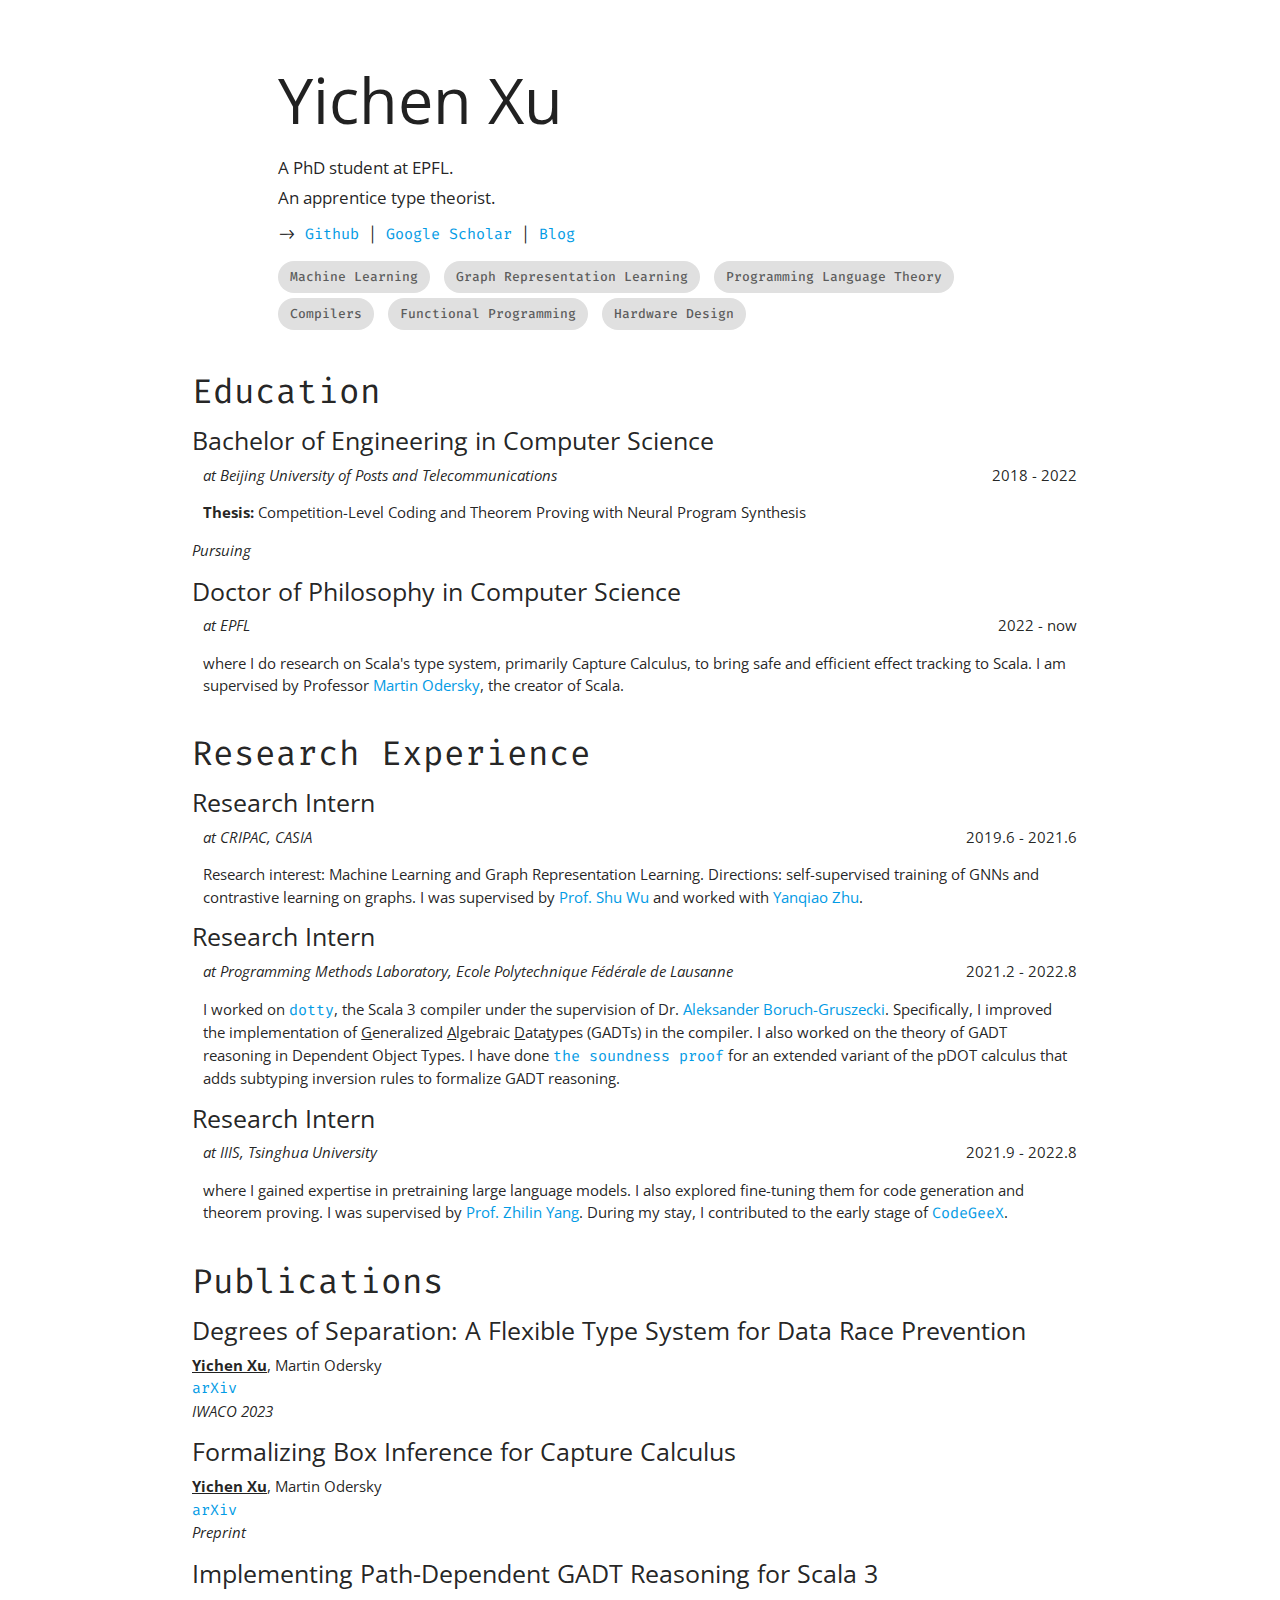
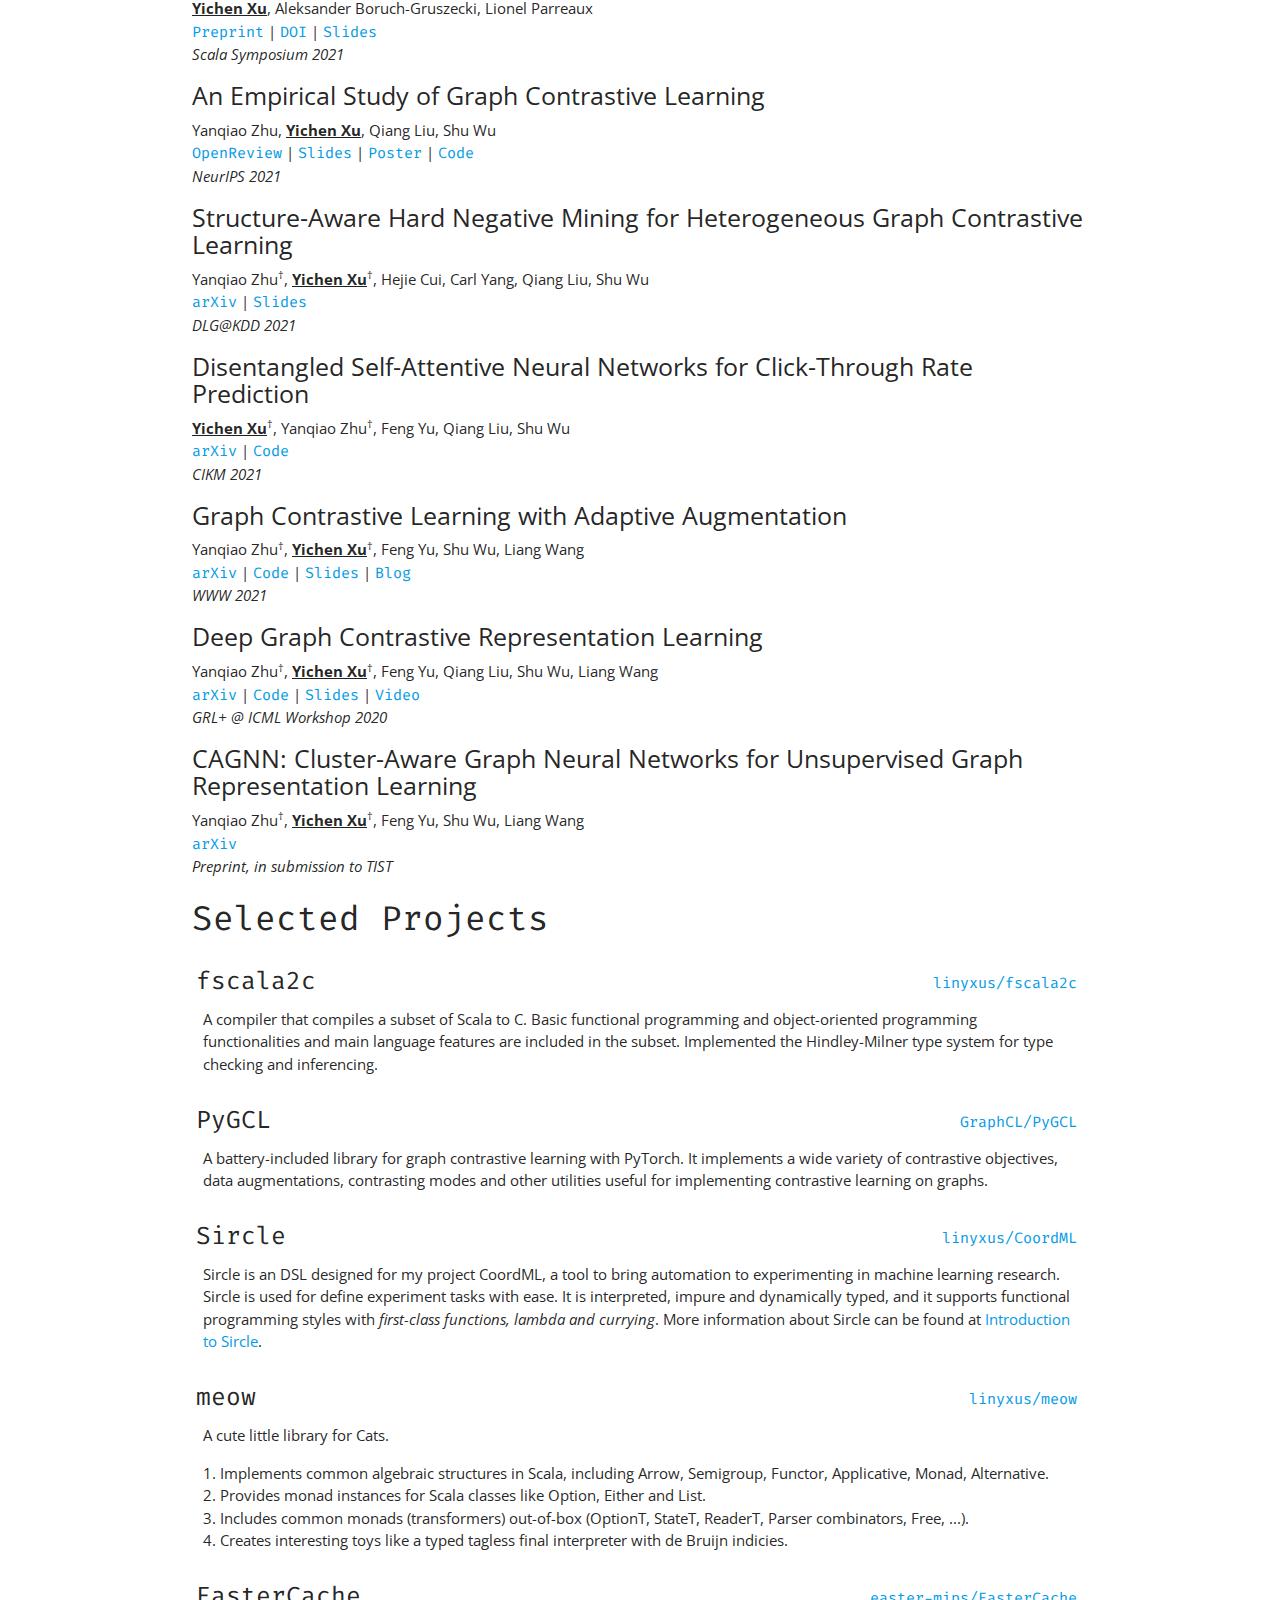
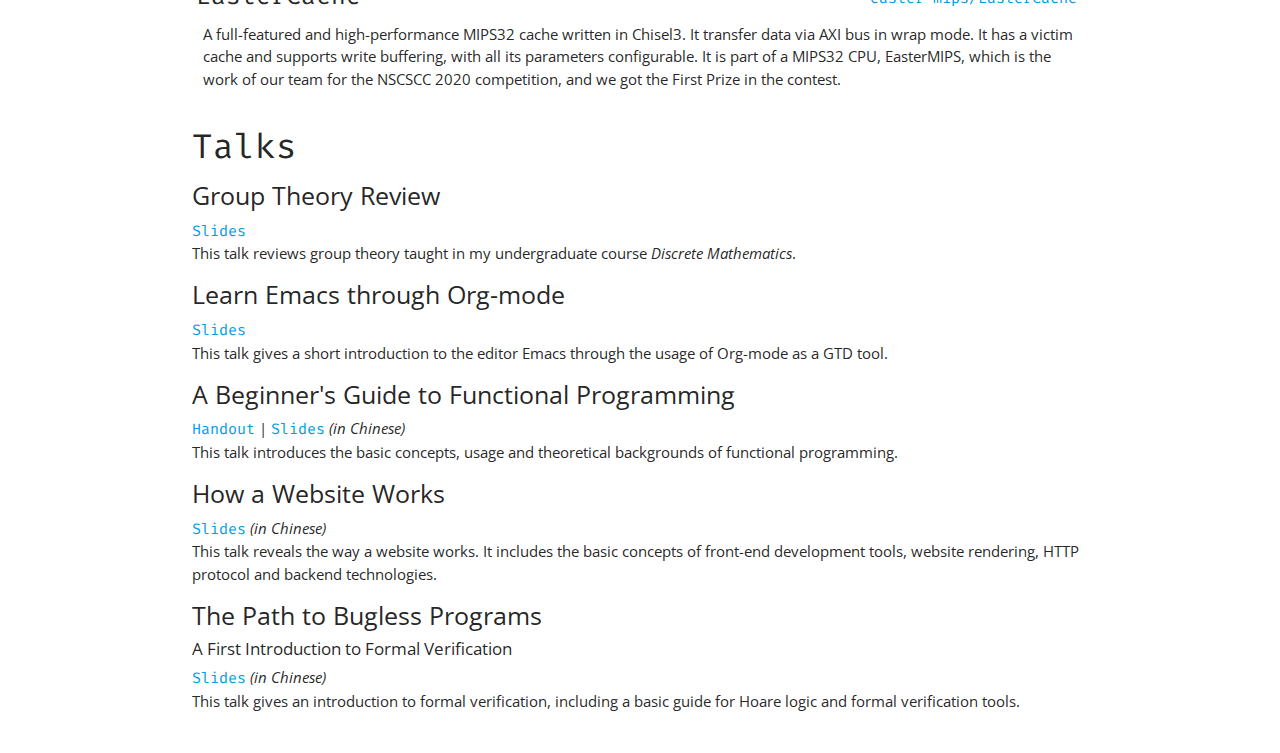
<file: index.html>
<!DOCTYPE html>
<html>
<head>
    <meta charset="utf-8" />
    <title>Yichen Xu's Personal Page</title>

    <!--Import Google Icon Font-->
    <link href="https://fonts.googleapis.com/icon?family=Material+Icons" rel="stylesheet">
    <!--Import materialize.css-->
    <link type="text/css" rel="stylesheet" href="css/materialize.min.css" media="screen,projection" />
    <link type="text/css" rel="stylesheet" href="css/style.css" media="screen,projection" />
    <link href="https://fonts.googleapis.com/css?family=Open+Sans&display=swap" rel="stylesheet">
    <link href="https://fonts.googleapis.com/css?family=Fira+Code&display=swap" rel="stylesheet">

    <!--Let browser know website is optimized for mobile-->
    <meta name="viewport" content="width=device-width, initial-scale=1.0" />
</head>
<body>
    <div class="container">
        <div class="row">
            <!-- <div class="col s12 m5 center">
                <br>
                <br>
                <br>
                <div class="avatar">
                    <img src="./asset/avatar.jpg" alt="avatar">
                </div>
            </div> -->
            <!-- <div class="col s12 m7"> -->
            <div class="col offset-s1 s10">
                <br>
                <h1>Yichen Xu</h1>
                <h6>
                    A PhD student at EPFL.
                </h6>
                <h6>
                    An apprentice type theorist.
                </h6>
                <!-- <h6>
                    An incoming PhD student at Institute for Interdisciplinary Information Sciences, Tsinghua University.
                </h6> -->
                <!-- <h6>
                     A research intern at LAMP, EPFL, working on the implementation and theory of Scala.
                     </h6> -->
                <!-- <h6>
                     A research intern with major interests lying in the field of machine learning on graphs at CRIPAC, CASIA.
                     </h6> -->
                <!-- <h6>
                     An enthusiastic Haskeller with my love in functional programming, programming language theory, compiler construction and formal methods.
                     </h6> -->
                <!-- <h6>
                    An enthusiastic Haskeller.
                </h6> -->
                <p class="monospace">
                    -> <a href="https://github.com/linyxus" class="monospace link">Github</a> |
                    <a href="https://scholar.google.com/citations?user=hULgm1IAAAAJ" class="monospace link">Google Scholar</a> |
                    <a href="https://linyxus.github.io" class="monospace link">Blog</a>
                    <!-- <a href="#" class="monospace">Blog :: Miscs</a> -->
                </p>
                <p class="monospace">
                    <a class="waves-effect chip grey lighten-2" href="#">Machine Learning</a>
                    <a class="waves-effect chip grey lighten-2" href="#">Graph Representation Learning</a>
                    <a class="waves-effect chip grey lighten-2" href="#">Programming Language Theory</a>
                    <a class="waves-effect chip grey lighten-2" href="#">Compilers</a>
                    <a class="waves-effect chip grey lighten-2" href="#">Functional Programming</a>
                    <a class="waves-effect chip grey lighten-2" href="#">Hardware Design</a>
                </p>
                <!-- <p>
                     Here is my CV. (<a href="/files/cv/cv-en.pdf" class="monospace link">English</a> | <a href="/files/cv/cv-zh.pdf" class="link">中文</a>)
                     </p> -->

                <!-- <div class="monospace">
                     <p><b>Recent updates:</b></p>
                     <p>(2021.10.12) The paper <i>An Empirical Study of Graph Contrastive Learning</i> gets accepted to NeurIPS 2021!</p>
                     <p>(2021.9.1) A new paper <i>Implementing Path-Dependent GADT Reasoning for Scala 3</i> gets accepted to Scala Symposium '21!</p>
                     <p>(2021.8.15) One paper gets accepted to CIKM '21!</p>
                     </div> -->
            </div>
        </div>
        <!-- <div class="row center">
            <a class="col m4 monospace" href="#sec-interests">[ Interests ]</a>
            <a class="col m4 monospace" href="#sec-publications">[ Publications ]</a>
            <a class="col m4 monospace" href="#">[ Education ]</a>
            <a class="col m4 monospace" href="#">[ Awards ]</a>
            <a class="col m4 monospace" href="#">[ Selected Projects ]</a>
            <a class="col m4 monospace" href="#">[ Selected Talks ]</a>
        </div> -->
        <!-- <div class="row">
            <a name="sec-interests"></a>
            <h3 class="section-header" id="section-interests">Interests</h3>
            <h5>Machine Learning on Graphs</h5>
            Currently being an intern researching machine learning, I have great interests on machine learning on graphs.
            <h5>Functional Programming</h5>

            <h5>Programming Language Theory</h5>
             </div> -->
        <div class="row">
            <h4 class="section-header" id="section-education">Education</h4>
            <h5>Bachelor of Engineering in Computer Science</h5>
            <div class="col s9">
                <i>at Beijing University of Posts and Telecommunications</i>
            </div>
            <div class="col s3 right-align">
               2018 - 2022
            </div>
            <div class="col s12">
                <ul>
                    <!-- <li> -->
                    <!--     <b>Overall GPA:</b> 3.85/4.0, 92.74/100 (ranking <span style="font-size: 1.25em;"><b><sup>1st</sup></b>&frasl;<sub>379</sub></span>) -->
                    <!-- </li> -->
                    <!-- <li> -->
                    <!--     <b>Awards and honours:</b> National Scholarship (two consecutive years, only top 1% students will be awarded); 1st Prize in NSCSCC 2020 (MIPS CPU Design Contest) -->
                    <!-- </li> -->
                    <li>
                        <b>Thesis:</b> Competition-Level Coding and Theorem Proving with Neural Program Synthesis
                    </li>
                </ul>
            </div>

            <div class="education-pretitle"><i>Pursuing</i></div>
            <h5>Doctor of Philosophy in Computer Science</h5>
            <div class="col s9">
                <i>at EPFL</i>
            </div>
            <div class="col s3 right-align">
                2022 - now
            </div>
            <div class="col s12">
            <p>
                where I do research on Scala's type system, primarily Capture Calculus, to bring safe and efficient effect tracking to Scala. I am supervised by Professor <a href="https://lampwww.epfl.ch/~odersky/">Martin Odersky</a>, the creator of Scala.
            </p>
            </div>
        </div>
        <div class="row">
            <h4 class="section-header" id="section-research-experience">Research Experience</h4>
            <h5>Research Intern</h5>
            <div class="col s9">
                <i>at CRIPAC, CASIA</i>
            </div>
            <div class="col s3 right-align">
                2019.6 - 2021.6
            </div>
            <div class="col s12">
            <p>
                Research interest: Machine Learning and Graph Representation Learning.
                Directions: self-supervised training of GNNs and contrastive learning on graphs.
                I was supervised by <a href="http://shuwu.name/">Prof. Shu Wu</a> and worked with <a href="https://sxkdz.github.io/">Yanqiao Zhu</a>.
            </p>
            </div>

            <h5>Research Intern</h5>
            <div class="col s9">
                <i>at Programming Methods Laboratory, Ecole Polytechnique Fédérale de Lausanne</i>
            </div>
            <div class="col s3 right-align">
                2021.2 - 2022.8
            </div>
            <div class="col s12">
            <p>
                I worked on <a class="monospace link" href="https://github.com/lampepfl/dotty">dotty</a>, the Scala 3 compiler under the supervision of Dr. <a href="https://people.epfl.ch/aleksander.boruch-gruszecki/?lang=en">Aleksander Boruch-Gruszecki</a>.
                Specifically, I improved the implementation of <u>G</u>eneralized <u>A</u>lgebraic <u>D</u>ata<u>t</u>ypes (GADTs) in the compiler.
                I also worked on the theory of GADT reasoning in Dependent Object Types.
                I have done <a class="monospace link" href="https://github.com/linyxus/extended-pdot-calculus">the soundness proof</a> for an extended variant of the pDOT calculus that adds subtyping inversion rules to formalize GADT reasoning.
            </p>
            </div>

            <h5>Research Intern</h5>
            <div class="col s9">
                <i>at IIIS, Tsinghua University</i>
            </div>
            <div class="col s3 right-align">
                2021.9 - 2022.8
            </div>
            <div class="col s12">
            <p>
                where I gained expertise in pretraining large language models. I also explored fine-tuning them for code generation and theorem proving.
                I was supervised by <a href="https://kimiyoung.github.io/">Prof. Zhilin Yang</a>.
                During my stay, I contributed to the early stage of <a href="https://github.com/THUDM/CodeGeeX" class="monospace link">CodeGeeX</a>.
                <!-- The work done here becomes my bachelor's thesis. -->
                <!-- My current research interests lie in code generation with pretrained language models like GPT. -->
            </p>
            </div>
        </div>
        <div class="row">
            <a name="sec-publications"></a>
            <h4 class="section-header" id="section-publications">Publications</h4>

            <h5>Degrees of Separation: A Flexible Type System for Data Race Prevention</h5>
            <span class="ultrabold">Yichen Xu</span>, Martin Odersky<br/>
            <a href="https://arxiv.org/abs/2308.07474" class="monospace link">arXiv</a><br/>
            <i>IWACO 2023</i>

            <h5>Formalizing Box Inference for Capture Calculus</h5>
            <span class="ultrabold">Yichen Xu</span>, Martin Odersky<br/>
            <a href="https://arxiv.org/abs/2306.06496" class="monospace link">arXiv</a><br/>
            <i>Preprint</i>

            <h5>Implementing Path-Dependent GADT Reasoning for Scala 3</h5>
            <span class="ultrabold">Yichen Xu</span>, Aleksander Boruch-Gruszecki, Lionel Parreaux<br/>
            <a href="/files/publications/GADT/Manuscript.pdf" class="monospace link">Preprint</a> |
            <a href="https://doi.org/10.1145/3486610.3486892" class="monospace link">DOI</a> |
            <a href="/files/publications/GADT/Slides.pdf" class="monospace link">Slides</a><br/>
            <i>Scala Symposium 2021</i>

            <h5>An Empirical Study of Graph Contrastive Learning</h5>
            Yanqiao Zhu, <span class="ultrabold">Yichen Xu</span>, Qiang Liu, Shu Wu<br/>
            <a href="https://openreview.net/forum?id=UuUbIYnHKO" class="monospace link">OpenReview</a> |
            <a href="/files/publications/PyGCL/Slides.pdf" class="monospace link">Slides</a> |
            <a href="/files/publications/PyGCL/Poster.pdf" class="monospace link">Poster</a> |
            <a href="https://github.com/GraphCL/PyGCL" class="monospace link">Code</a><br/>
            <i>NeurIPS 2021</i>

            <h5>Structure-Aware Hard Negative Mining for Heterogeneous Graph Contrastive Learning</h5>
            Yanqiao Zhu<sup>&#8224;</sup>, <span class="ultrabold">Yichen Xu</span><sup>&#8224;</sup>, Hejie Cui, Carl Yang, Qiang Liu, Shu Wu<br/>
            <a href="https://arxiv.org/abs/2101.03654" class="monospace link">arXiv</a> |
            <a href="files/publications/HORACE/Slides.pdf" class="monospace link">Slides</a><br/>
            <i>DLG@KDD 2021</i>

            <h5>Disentangled Self-Attentive Neural Networks for Click-Through Rate Prediction</h5>
            <span class="ultrabold">Yichen Xu</span><sup>&#8224;</sup>, Yanqiao Zhu<sup>&#8224;</sup>, Feng Yu, Qiang Liu, Shu Wu<br/>
            <a href="https://arxiv.org/abs/2101.03654" class="monospace link">arXiv</a> |
            <a href="https://github.com/CRIPAC-DIG/DESTINE" class="monospace link">Code</a><br/>
            <i>CIKM 2021</i>

            <h5>Graph Contrastive Learning with Adaptive Augmentation</h5>
            Yanqiao Zhu<sup>&#8224;</sup>, <span class="ultrabold">Yichen Xu</span><sup>&#8224;</sup>, Feng Yu, Shu Wu, Liang Wang<br/>
            <a href="https://arxiv.org/abs/2010.14945" class="monospace link">arXiv</a> |
            <a href="https://github.com/CRIPAC-DIG/GCA" class="monospace link">Code</a> |
            <a href="files/publications/GCA/Slides.pdf" class="monospace link">Slides</a> |
            <a href="https://sxkdz.github.io/research/GraphCL/" class="monospace link">Blog</a><br/>
            <i>WWW 2021</i>

            <h5>Deep Graph Contrastive Representation Learning</h5>
            Yanqiao Zhu<sup>&#8224;</sup>, <span class="ultrabold">Yichen Xu</span><sup>&#8224;</sup>, Feng Yu, Qiang Liu, Shu Wu, Liang Wang<br/>
            <a href="https://arxiv.org/abs/2006.04131" class="monospace link">arXiv</a> |
            <a href="https://github.com/CRIPAC-DIG/GRACE" class="monospace link">Code</a> |
            <a href="/files/publications/GRACE/Slides.pdf" class="monospace link">Slides</a> |
            <a href="https://slideslive.com/38931434/deep-graph-contrastive-representation-learning" class="monospace link">Video</a><br/>
            <i>GRL+ @ ICML Workshop 2020</i>

            <h5>CAGNN: Cluster-Aware Graph Neural Networks for Unsupervised Graph Representation Learning</h5>
            Yanqiao Zhu<sup>&#8224;</sup>, <span class="ultrabold">Yichen Xu</span><sup>&#8224;</sup>, Feng Yu, Shu Wu, Liang Wang<br/>
            <a href="https://arxiv.org/abs/2009.01674" class="monospace link">arXiv</a><br/>
            <i>Preprint, in submission to TIST</i>
        </div>
        <div class="row">
            <h4 class="section-header" id="section-selected-projects">Selected Projects</h4>

            <div class="col s6">
            <h5 class="monospace project-title">fscala2c</h5>
            </div>
            <div class="col s6">
                <h5 class="monospace gh-repo right-align">
                    <a class="link" href="https://github.com/linyxus/fscala2c">linyxus/fscala2c</a>
                </h5>
            </div>
            <div class="col s12 project-desc">
            <p>A compiler that compiles a subset of Scala to C. Basic functional programming and object-oriented programming functionalities and main language features are included in the subset. Implemented the Hindley-Milner type system for type checking and inferencing.</p>
            </div>

            <div class="col s6">
                <h5 class="monospace project-title">PyGCL</h5>
            </div>
            <div class="col s6">
                <h5 class="monospace gh-repo right-align">
                    <a class="link" href="https://github.com/GraphCL/PyGCL">GraphCL/PyGCL</a>
                </h5>
            </div>
            <div class="col s12 project-desc">
                <p>A battery-included library for graph contrastive learning with PyTorch. It implements a wide variety of contrastive objectives, data augmentations, contrasting modes and other utilities useful for implementing contrastive learning on graphs.</p>
            </div>

            <div class="col s6">
            <h5 class="monospace project-title">Sircle</h5>
            </div>
            <div class="col s6">
                <h5 class="monospace gh-repo right-align">
                    <a class="link" href="https://github.com/linyxus/CoordML">linyxus/CoordML</a>
                </h5>
            </div>
            <div class="col s12 project-desc">
            <p>Sircle is an DSL designed for my project CoordML, a tool to bring automation to experimenting in machine learning research. Sircle is used for define experiment tasks with ease. It is interpreted, impure and dynamically typed, and it supports functional programming styles with <i>first-class functions, lambda and currying</i>. More information about Sircle can be found at <a href="https://coordml.github.io/sircle_dsl/introduction/">Introduction to Sircle</a>.</p>
            </div>
            <div class="col s6">
            <h5 class="monospace project-title">meow</h5>
            </div>
            <div class="col s6">
                <h5 class="monospace gh-repo right-align">
                    <a class="link" href="https://github.com/linyxus/meow">linyxus/meow</a>
                </h5>
            </div>
            <div class="col s12 project-desc">
            <p>A cute little library for Cats.</p>
            <ul>
                <li>1. Implements common algebraic structures in Scala, including Arrow, Semigroup, Functor, Applicative, Monad, Alternative.</li>
                <li>2. Provides monad instances for Scala classes like Option, Either and List.</li>
                <li>3. Includes common monads (transformers) out-of-box (OptionT, StateT, ReaderT, Parser combinators, Free, ...).</li>
                <li>4. Creates interesting toys like a typed tagless final interpreter with de Bruijn indicies.</li>
            </ul>
            </div>
            <div class="col s6">
            <h5 class="monospace project-title">EasterCache</h5>
            </div>
            <div class="col s6">
                <h5 class="monospace gh-repo right-align">
                    <a class="link" href="https://github.com/easter-mips/EasterCache">easter-mips/EasterCache</a>
                </h5>
            </div>
            <div class="col s12 project-desc">
            <p>A full-featured and high-performance MIPS32 cache written in Chisel3. It transfer data via AXI bus in wrap mode. It has a victim cache and supports write buffering, with all its parameters configurable. It is part of a MIPS32 CPU, EasterMIPS, which is the work of our team for the NSCSCC 2020 competition, and we got the First Prize in the contest.</p>
            </div>
            <!-- <br/> -->
            <!-- <i>(Working in progress)</i> -->
            <!-- <div class="col s6">
            <h5 class="monospace project-title">YaLisp</h5>
            </div>
            <div class="col s6">
                <h5 class="monospace gh-repo right-align">
                    <a class="link" href="https://github.com/linyxus/CoordML">linyxus/YaLisp</a>
                </h5>
            </div>
            <div class="col s12 project-desc">
            <p>Sircle Lang is an DSL designed for my project CoordML, a tool to bring automation to experimenting in machine learning research. Sircle is used for define experiment tasks with ease. It is interpreted, impure and dynamically typed, while it support functional programming styles with first-class functions, lambda and currying.</p>
            </div>
            <div class="col s6">
            <h5 class="monospace project-title">MipsHike</h5>
            </div>
            <div class="col s6">
                <h5 class="monospace gh-repo right-align">
                    <a class="link" href="https://github.com/linyxus/CoordML">linyxus/MipsHike</a>
                </h5>
            </div>
            <div class="col s12 project-desc">
            <p>Sircle Lang is an DSL designed for my project CoordML, a tool to bring automation to experimenting in machine learning research. Sircle is used for define experiment tasks with ease.</p>
            </div> -->
        </div>
        <div class="row">
            <h4 class="section-header">Talks</h4>
            <h5>Group Theory Review</h5>
            <a href="/files/talks/group/Slides.pdf" class="monospace link">Slides</a><br/>
            This talk reviews group theory taught in my undergraduate course <i>Discrete Mathematics</i>.
            <h5>Learn Emacs through Org-mode</h5>
            <a href="/files/talks/emacs/Slides.pdf" class="monospace link">Slides</a><br/>
            This talk gives a short introduction to the editor Emacs through the usage of Org-mode as a GTD tool.
            <h5>A Beginner's Guide to Functional Programming</h5>
            <a href="/files/talks/fp/Handout.pdf" class="monospace link">Handout</a> |
            <a href="/files/talks/fp/Slides/" class="monospace link">Slides</a> <i>(in Chinese)</i><br/>
            This talk introduces the basic concepts, usage and theoretical backgrounds of functional programming.
            <h5>How a Website Works</h5>
            <a href="/files/talks/web/Slides.pdf" class="monospace link">Slides</a> <i>(in Chinese)</i><br/>
            This talk reveals the way a website works. It includes the basic concepts of front-end development tools, website rendering, HTTP protocol and backend technologies.
            <h5>The Path to Bugless Programs</h5>
            <h6>A First Introduction to Formal Verification</h6>
            <a href="/files/talks/sv/Slides/index.html" class="monospace link">Slides</a> <i>(in Chinese)</i><br/>
            This talk gives an introduction to formal verification, including a basic guide for Hoare logic and formal verification tools.
        </div>
        <div class="row">
            <div class="col offset-s8 s4 offset-m10 m2">
                <script type="text/javascript" id="clustrmaps" src="//clustrmaps.com/map_v2.js?d=bGR6hDaQ1jLGWb1b2MBb5i5c3q0XrZiEnScqqOOhbsc&cl=ffffff&w=a"></script>
            </div>
        </div>
    </div>
    <!--JavaScript at end of body for optimized loading-->
    <script type="text/javascript" src="js/materialize.min.js"></script>
    <script type="text/javascript" src="js/app.js"></script>
</body>

</html>
</file>
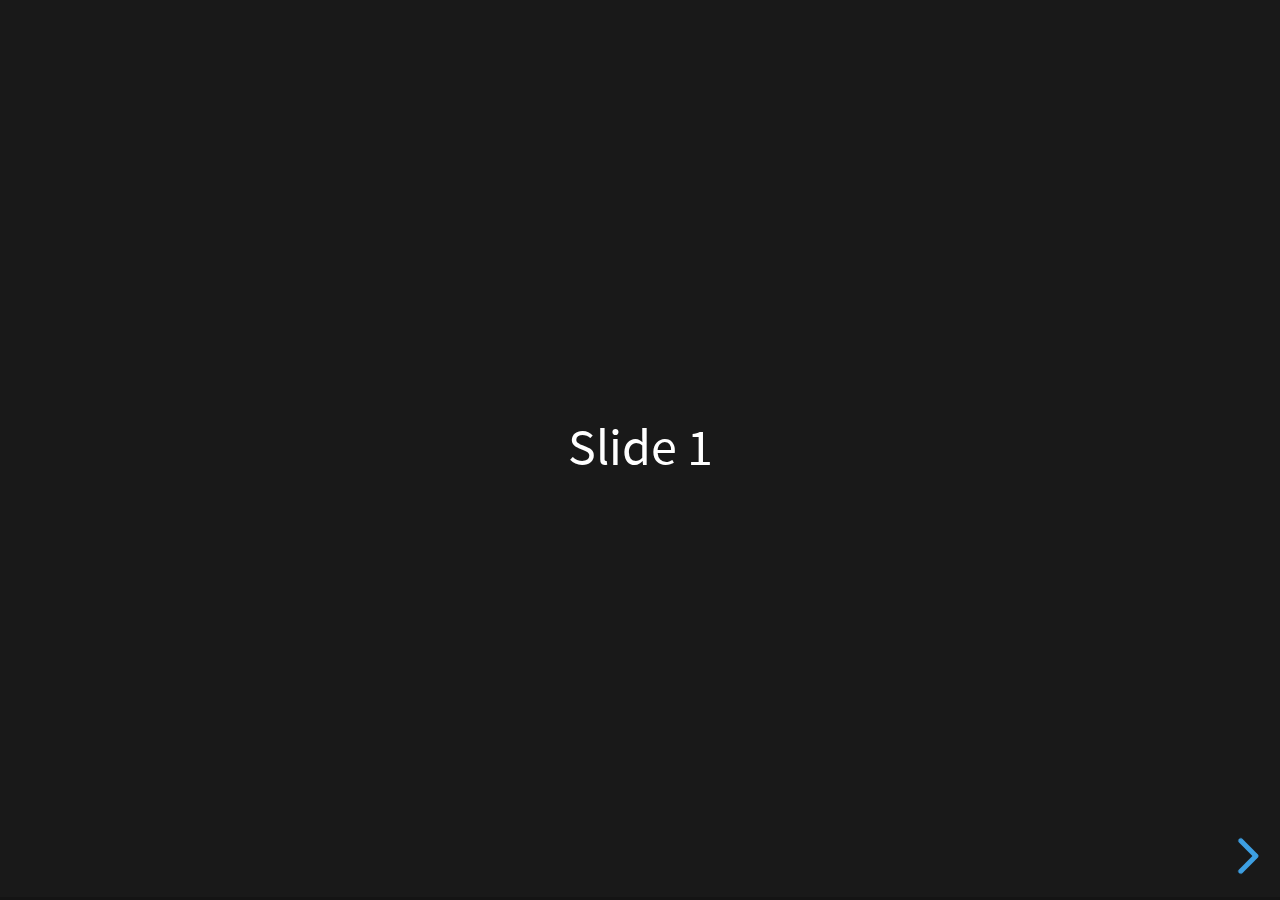
<file: files/talks/sv/Slides/reveal.js/index.html>
<!doctype html>
<html>
	<head>
		<meta charset="utf-8">
		<meta name="viewport" content="width=device-width, initial-scale=1.0, maximum-scale=1.0, user-scalable=no">

		<title>reveal.js</title>

		<link rel="stylesheet" href="css/reset.css">
		<link rel="stylesheet" href="css/reveal.css">
		<link rel="stylesheet" href="css/theme/black.css">

		<!-- Theme used for syntax highlighting of code -->
		<link rel="stylesheet" href="lib/css/monokai.css">

		<!-- Printing and PDF exports -->
		<script>
			var link = document.createElement( 'link' );
			link.rel = 'stylesheet';
			link.type = 'text/css';
			link.href = window.location.search.match( /print-pdf/gi ) ? 'css/print/pdf.css' : 'css/print/paper.css';
			document.getElementsByTagName( 'head' )[0].appendChild( link );
		</script>
	</head>
	<body>
		<div class="reveal">
			<div class="slides">
				<section>Slide 1</section>
				<section>Slide 2</section>
			</div>
		</div>

		<script src="js/reveal.js"></script>

		<script>
			// More info about config & dependencies:
			// - https://github.com/hakimel/reveal.js#configuration
			// - https://github.com/hakimel/reveal.js#dependencies
			Reveal.initialize({
				hash: true,
				dependencies: [
					{ src: 'plugin/markdown/marked.js' },
					{ src: 'plugin/markdown/markdown.js' },
					{ src: 'plugin/highlight/highlight.js' },
					{ src: 'plugin/notes/notes.js', async: true }
				]
			});
		</script>
	</body>
</html>
</file>
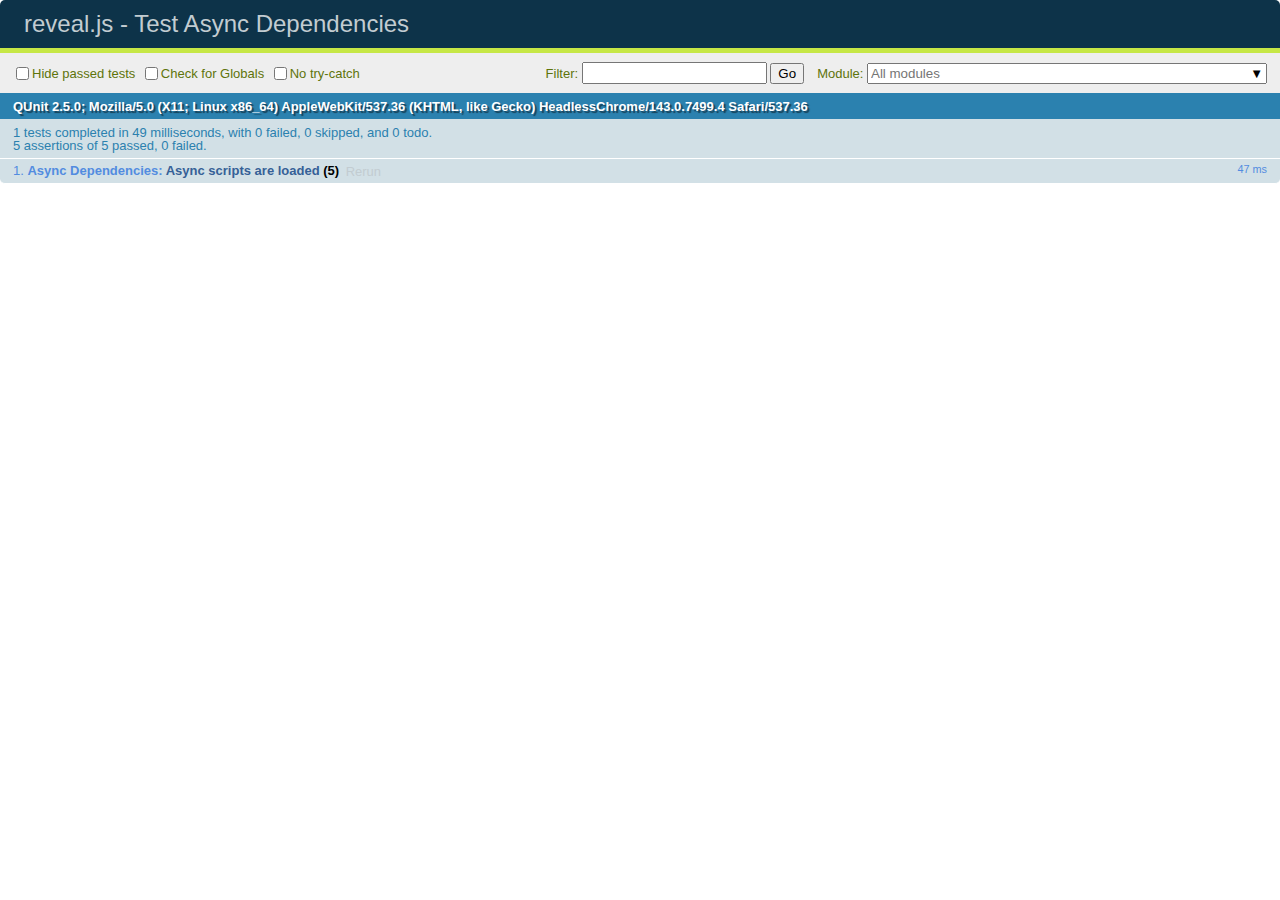
<file: files/talks/sv/Slides/reveal.js/test/test-dependencies-async.html>
<!doctype html>
<html lang="en">

	<head>
		<meta charset="utf-8">

		<title>reveal.js - Test Async Dependencies</title>

		<link rel="stylesheet" href="../css/reveal.css">
		<link rel="stylesheet" href="qunit-2.5.0.css">
	</head>

	<body style="overflow: auto;">

		<div id="qunit"></div>
		<div id="qunit-fixture"></div>

		<div class="reveal" style="display: none;">

			<div class="slides">

				<section>Slide content</section>

			</div>

		</div>

		<script src="../js/reveal.js"></script>
		<script src="qunit-2.5.0.js"></script>

		<script>
			var	externalScriptSequence = '';
			var scriptCount = 0;

			QUnit.config.autostart = false;
			QUnit.module( 'Async Dependencies' );

			QUnit.test( 'Async scripts are loaded', function( assert ) {
				assert.expect( 5 );
				var done = assert.async( 5 );

				function callback( event ) {
					if( externalScriptSequence.length === 1 ) {
						assert.ok( externalScriptSequence === 'A', 'first callback was sync script' );
						done();
					}
					else {
						assert.ok( true, 'async script loaded' );
						done();
					}

					if( externalScriptSequence.length === 4 ) {
						assert.ok( 	externalScriptSequence.indexOf( 'A' ) !== -1 &&
									externalScriptSequence.indexOf( 'B' ) !== -1 &&
									externalScriptSequence.indexOf( 'C' ) !== -1 &&
									externalScriptSequence.indexOf( 'D' ) !== -1, 'four unique scripts were loaded' );
						done();
					}

					scriptCount ++;
				}

				Reveal.initialize({
					dependencies: [
						{ src: 'assets/external-script-a.js', async: false, callback: callback },
						{ src: 'assets/external-script-b.js', async: true, callback: callback },
						{ src: 'assets/external-script-c.js', async: true, callback: callback },
						{ src: 'assets/external-script-d.js', async: true, callback: callback }
					]
				});
			});

			QUnit.start();

		</script>

	</body>
</html>
</file>
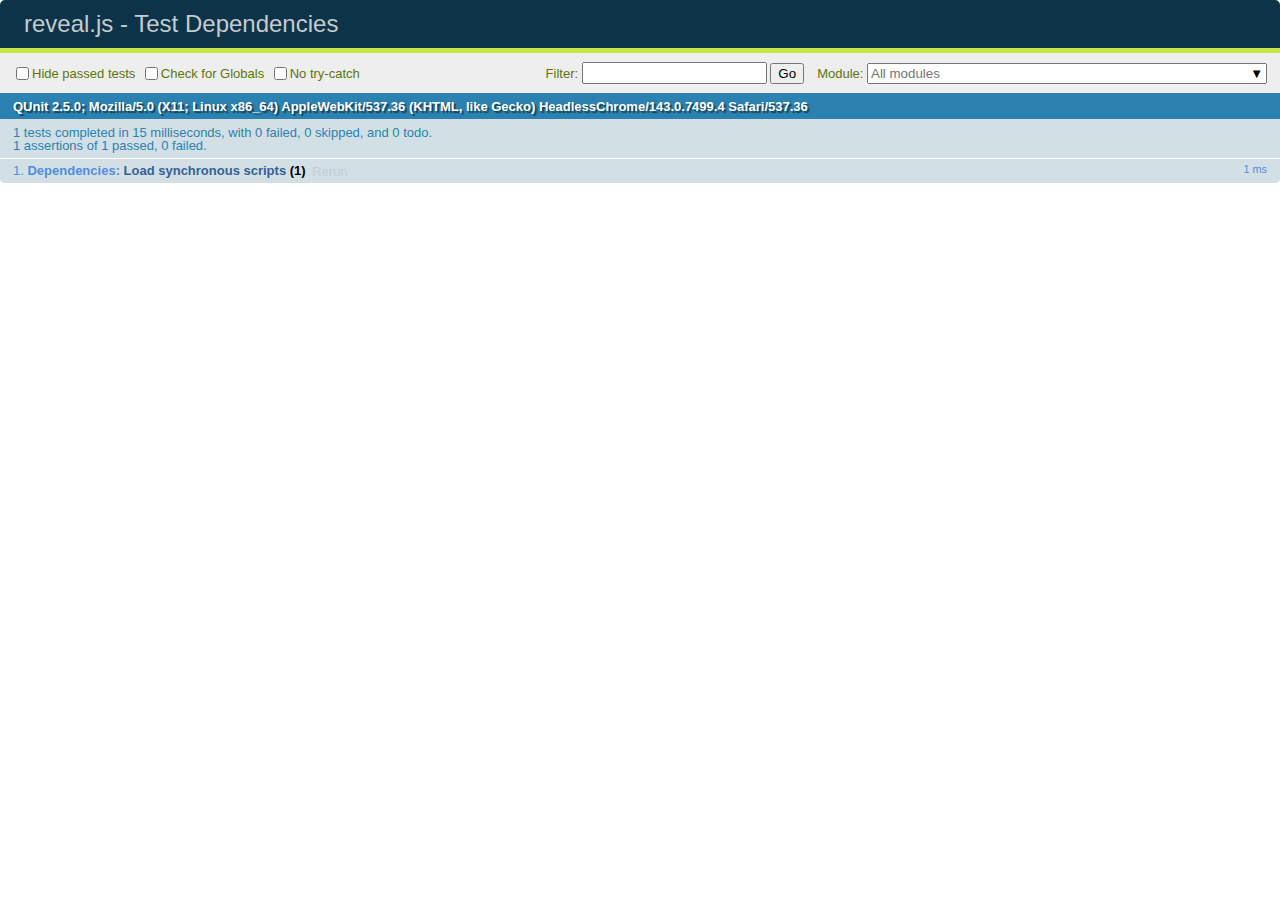
<file: files/talks/sv/Slides/reveal.js/test/test-dependencies.html>
<!doctype html>
<html lang="en">

	<head>
		<meta charset="utf-8">

		<title>reveal.js - Test Dependencies</title>

		<link rel="stylesheet" href="../css/reveal.css">
		<link rel="stylesheet" href="qunit-2.5.0.css">
	</head>

	<body style="overflow: auto;">

		<div id="qunit"></div>
		<div id="qunit-fixture"></div>

		<div class="reveal" style="display: none;">

			<div class="slides">

				<section>Slide content</section>

			</div>

		</div>

		<script src="../js/reveal.js"></script>
		<script src="qunit-2.5.0.js"></script>

		<script>
			window.externalScriptSequence = '';

			Reveal.addEventListener( 'ready', function() {

				QUnit.module( 'Dependencies' );

				QUnit.test( 'Load synchronous scripts', function( assert ) {
					assert.strictEqual( window.externalScriptSequence, 'ABC', 'Loaded and executed in order' );
				});

			} );

			Reveal.initialize({
				dependencies: [
					{ src: 'assets/external-script-a.js' },
					{ src: 'assets/external-script-b.js' },
					{ src: 'assets/external-script-c.js' }
				]
			});
		</script>

	</body>
</html>
</file>
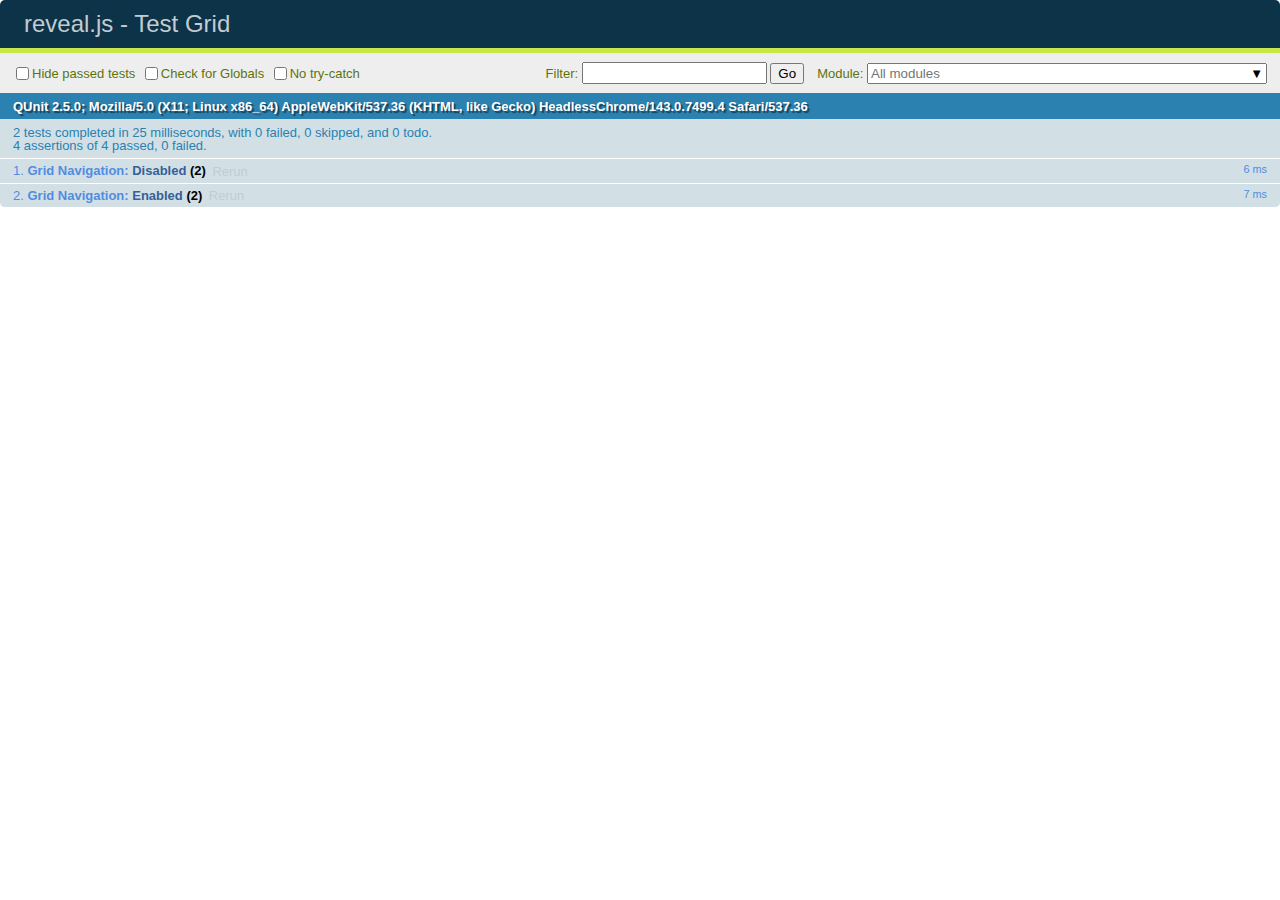
<file: files/talks/sv/Slides/reveal.js/test/test-grid-navigation.html>
<!doctype html>
<html lang="en">

	<head>
		<meta charset="utf-8">

		<title>reveal.js - Test Grid</title>

		<link rel="stylesheet" href="../css/reveal.css">
		<link rel="stylesheet" href="qunit-2.5.0.css">
	</head>

	<body style="overflow: auto;">

		<div id="qunit"></div>
		<div id="qunit-fixture"></div>

		<div class="reveal" style="display: none;">

			<div class="slides">

				<section>0</section>
				<section>
					<section>1.1</section>
					<section>1.2</section>
					<section>1.3</section>
					<section>1.4</section>
				</section>
				<section>
					<section>2.1</section>
					<section>2.2</section>
					<section>2.3</section>
					<section>2.4</section>
				</section>

			</div>

		</div>

		<script src="../js/reveal.js"></script>
		<script src="qunit-2.5.0.js"></script>

		<script>
			Reveal.addEventListener( 'ready', function() {

				QUnit.module( 'Grid Navigation' );

				QUnit.test( 'Disabled', function( assert ) {
					Reveal.right();
					Reveal.down();
					Reveal.down();
					assert.deepEqual( Reveal.getIndices(), { h: 1, v: 2, f: undefined }, 'Correct starting point' );
					Reveal.right();
					assert.deepEqual( Reveal.getIndices(), { h: 2, v: 0, f: undefined }, 'Moves to top when going to adjacent stack' );
				});

				QUnit.test( 'Enabled', function( assert ) {
					Reveal.configure({ navigationMode: 'grid' });
					Reveal.slide( 0, 0 );
					Reveal.right();
					Reveal.down();
					Reveal.down();
					assert.deepEqual( Reveal.getIndices(), { h: 1, v: 2, f: undefined }, 'Correct starting point' );
					Reveal.right();
					assert.deepEqual( Reveal.getIndices(), { h: 2, v: 2, f: undefined }, 'Remains at same vertical index when going to adjacent stack' );
				});

			} );

			Reveal.initialize();
		</script>

	</body>
</html>
</file>
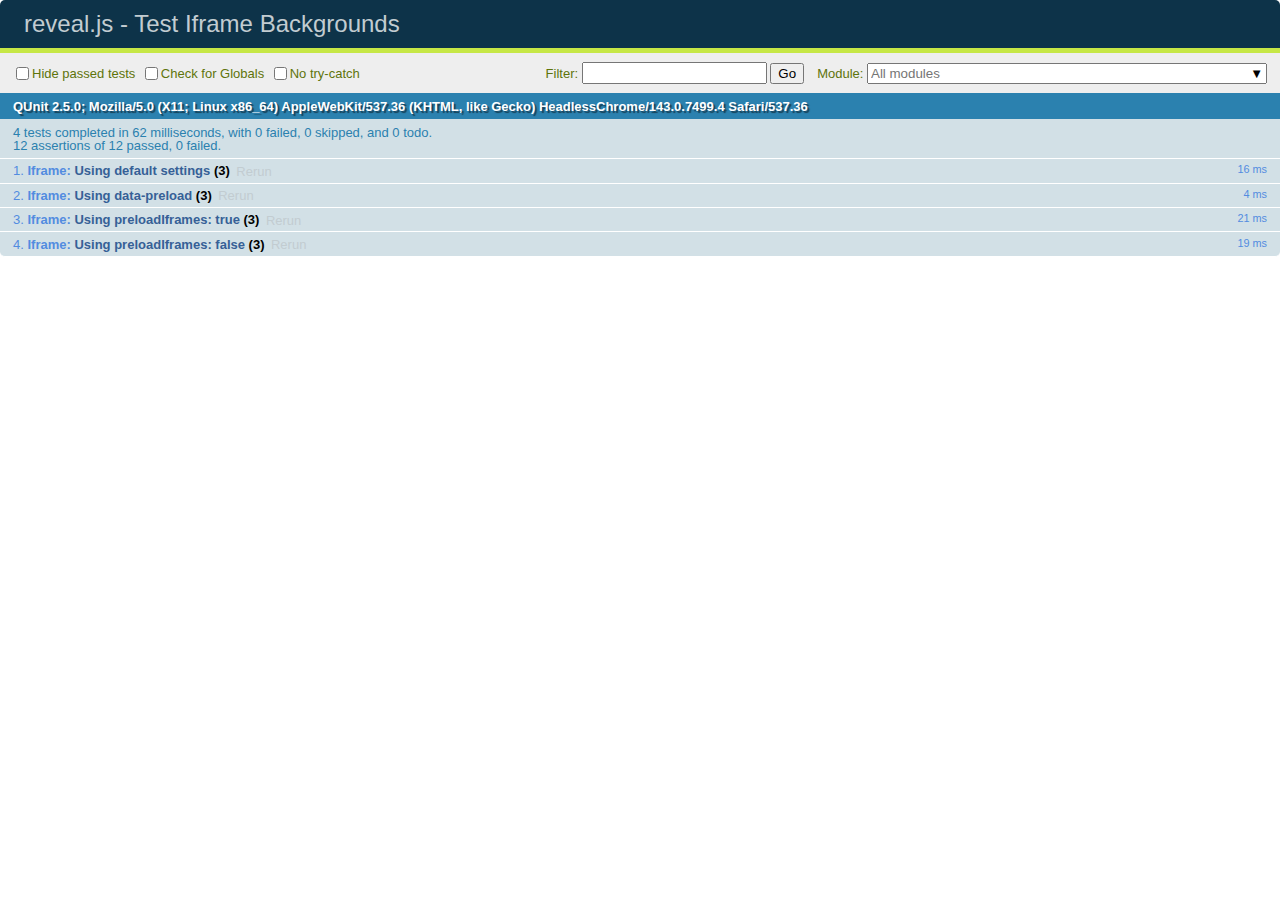
<file: files/talks/sv/Slides/reveal.js/test/test-iframe-backgrounds.html>
<!doctype html>
<html lang="en">

	<head>
		<meta charset="utf-8">

		<title>reveal.js - Test Iframe Backgrounds</title>

		<link rel="stylesheet" href="../css/reveal.css">
		<link rel="stylesheet" href="qunit-2.5.0.css">
	</head>

	<body style="overflow: auto;">

		<div id="qunit"></div>
		<div id="qunit-fixture"></div>

		<div class="reveal" style="display: none;">

			<div class="slides">

				<section data-background-iframe="#1">1</section>
				<section data-background-iframe="#2">2</section>
				<section data-background-iframe="#3" data-preload>3</section>
				<section data-background-iframe="#4">4</section>
				<section data-background-iframe="#5">5</section>
				<section data-background-iframe="#6">6</section>

			</div>

		</div>

		<script src="../js/reveal.js"></script>
		<script src="qunit-2.5.0.js"></script>

		<script>


			Reveal.addEventListener( 'ready', function() {

				function getIframe( index ) {
					return document.querySelectorAll( '.slide-background' )[index].querySelector( 'iframe' );
				}

				QUnit.module( 'Iframe' );

				QUnit.test( 'Using default settings', function( assert ) {

					Reveal.slide(0);
					assert.strictEqual( getIframe(1).hasAttribute( 'src' ), false, 'not preloaded when within viewDistance' );

					Reveal.slide(1);
					assert.strictEqual( getIframe(1).hasAttribute( 'src' ), true, 'loaded when slide becomes visible' );

					Reveal.slide(0);
					assert.strictEqual( getIframe(1).hasAttribute( 'src' ), false, 'unloaded when slide becomes invisible' );

				});

				QUnit.test( 'Using data-preload', function( assert ) {

					Reveal.slide(1);
					assert.strictEqual( getIframe(2).hasAttribute( 'src' ), true, 'preloaded within viewDistance' );
					assert.strictEqual( getIframe(1).hasAttribute( 'src' ), true, 'loaded when slide becomes visible' );

					Reveal.slide(0);
					assert.strictEqual( getIframe(3).hasAttribute( 'src' ), false, 'unloads outside of viewDistance' );

				});

				QUnit.test( 'Using preloadIframes: true', function( assert ) {

					Reveal.configure({ preloadIframes: true });

					Reveal.slide(1);
					assert.strictEqual( getIframe(0).hasAttribute( 'src' ), true, 'preloaded within viewDistance' );
					assert.strictEqual( getIframe(1).hasAttribute( 'src' ), true, 'preloaded within viewDistance' );
					assert.strictEqual( getIframe(2).hasAttribute( 'src' ), true, 'preloaded within viewDistance' );

				});

				QUnit.test( 'Using preloadIframes: false', function( assert ) {

					Reveal.configure({ preloadIframes: false });

					Reveal.slide(0);
					assert.strictEqual( getIframe(1).hasAttribute( 'src' ), false, 'not preloaded within viewDistance' );
					assert.strictEqual( getIframe(2).hasAttribute( 'src' ), false, 'not preloaded within viewDistance' );

					Reveal.slide(1);
					assert.strictEqual( getIframe(1).hasAttribute( 'src' ), true, 'loaded when slide becomes visible' );


				});

			} );

			Reveal.initialize({
				viewDistance: 3
			});
		</script>

	</body>
</html>
</file>
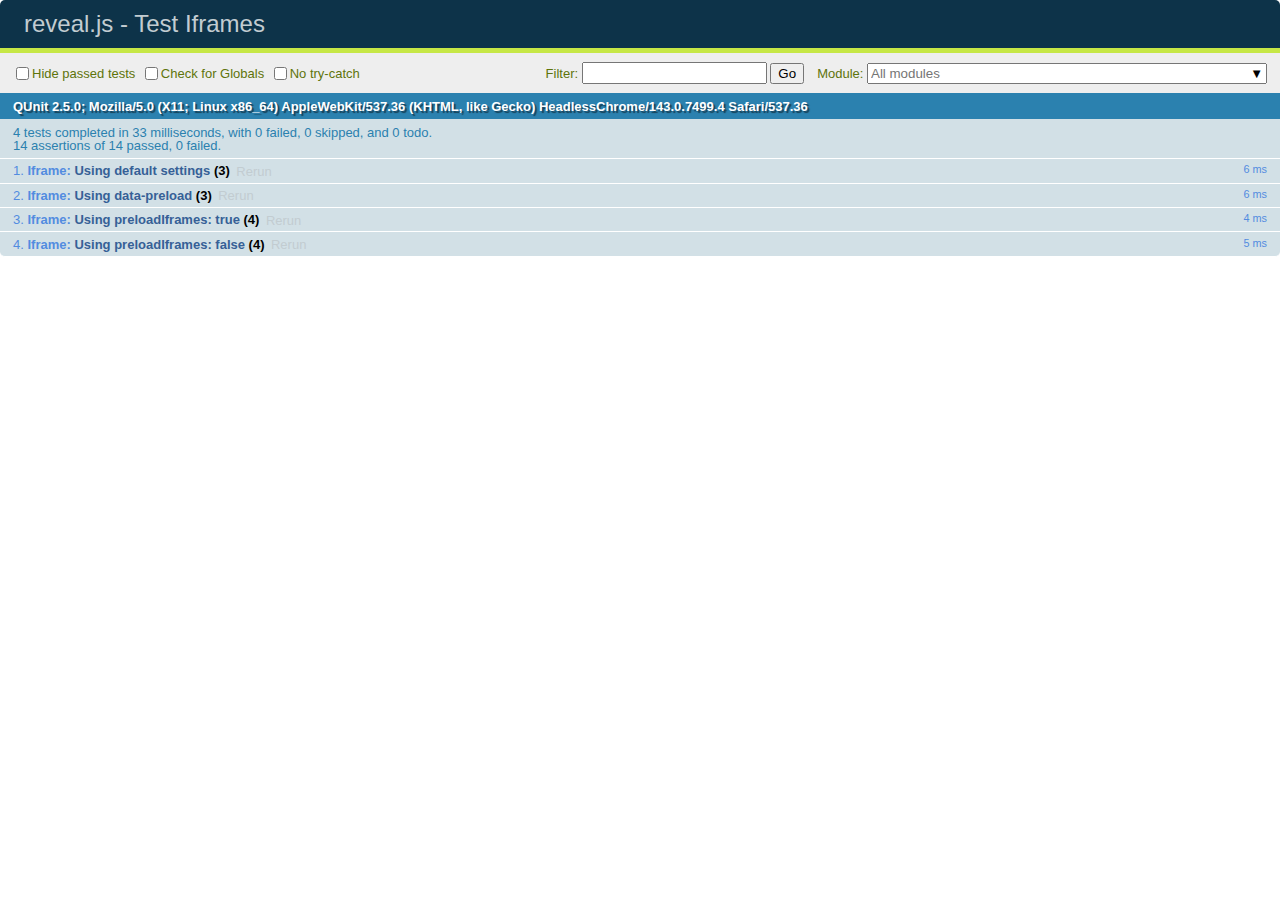
<file: files/talks/sv/Slides/reveal.js/test/test-iframes.html>
<!doctype html>
<html lang="en">

	<head>
		<meta charset="utf-8">

		<title>reveal.js - Test Iframes</title>

		<link rel="stylesheet" href="../css/reveal.css">
		<link rel="stylesheet" href="qunit-2.5.0.css">
	</head>

	<body style="overflow: auto;">

		<div id="qunit"></div>
		<div id="qunit-fixture"></div>

		<div class="reveal" style="display: none;">

			<div class="slides">

				<section>1</section>
				<section>2</section>
				<section>
					<iframe class="default-iframe" data-src="#"></iframe>
					<iframe class="preload-iframe" data-src="#" data-preload></iframe>
				</section>

			</div>

		</div>

		<script src="../js/reveal.js"></script>
		<script src="qunit-2.5.0.js"></script>

		<script>


			Reveal.addEventListener( 'ready', function() {

				var defaultIframe = document.querySelector( '.default-iframe' ),
					preloadIframe = document.querySelector( '.preload-iframe' );

				QUnit.module( 'Iframe' );

				QUnit.test( 'Using default settings', function( assert ) {

					Reveal.slide(1);
					assert.strictEqual( defaultIframe.hasAttribute( 'src' ), false, 'not preloaded when within viewDistance' );

					Reveal.slide(2);
					assert.strictEqual( defaultIframe.hasAttribute( 'src' ), true, 'loaded when slide becomes visible' );

					Reveal.slide(1);
					assert.strictEqual( defaultIframe.hasAttribute( 'src' ), false, 'unloaded when slide becomes invisible' );

				});

				QUnit.test( 'Using data-preload', function( assert ) {

					Reveal.slide(1);
					assert.strictEqual( preloadIframe.hasAttribute( 'src' ), true, 'preloaded within viewDistance' );

					Reveal.slide(2);
					assert.strictEqual( preloadIframe.hasAttribute( 'src' ), true, 'loaded when slide becoems visible' );

					Reveal.slide(0);
					assert.strictEqual( preloadIframe.hasAttribute( 'src' ), false, 'unloads outside of viewDistance' );

				});

				QUnit.test( 'Using preloadIframes: true', function( assert ) {

					Reveal.configure({ preloadIframes: true });

					Reveal.slide(1);
					assert.strictEqual( defaultIframe.hasAttribute( 'src' ), true, 'preloaded within viewDistance' );
					assert.strictEqual( preloadIframe.hasAttribute( 'src' ), true, 'preloaded within viewDistance' );

					Reveal.slide(2);
					assert.strictEqual( defaultIframe.hasAttribute( 'src' ), true, 'loaded when slide becomes visible' );
					assert.strictEqual( preloadIframe.hasAttribute( 'src' ), true, 'loaded when slide becomes visible' );

				});

				QUnit.test( 'Using preloadIframes: false', function( assert ) {

					Reveal.configure({ preloadIframes: false });

					Reveal.slide(0);
					assert.strictEqual( defaultIframe.hasAttribute( 'src' ), false, 'not preloaded within viewDistance' );
					assert.strictEqual( preloadIframe.hasAttribute( 'src' ), false, 'not preloaded within viewDistance' );

					Reveal.slide(2);
					assert.strictEqual( defaultIframe.hasAttribute( 'src' ), true, 'loaded when slide becomes visible' );
					assert.strictEqual( preloadIframe.hasAttribute( 'src' ), true, 'loaded when slide becomes visible' );

				});

			} );

			Reveal.initialize({
				viewDistance: 2
			});
		</script>

	</body>
</html>
</file>
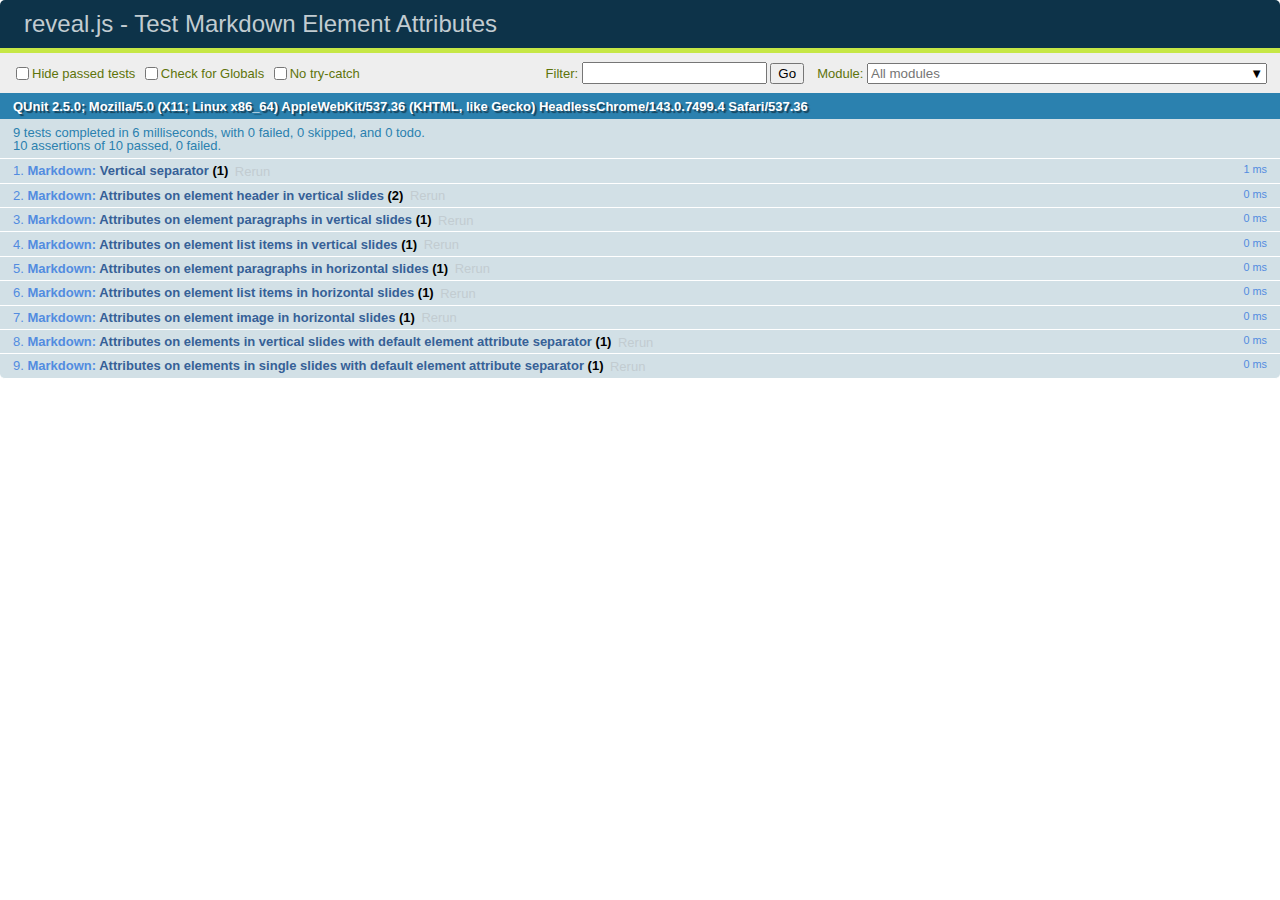
<file: files/talks/sv/Slides/reveal.js/test/test-markdown-element-attributes.html>
<!doctype html>
<html lang="en">

	<head>
		<meta charset="utf-8">

		<title>reveal.js - Test Markdown Element Attributes</title>

		<link rel="stylesheet" href="../css/reveal.css">
		<link rel="stylesheet" href="qunit-2.5.0.css">
	</head>

	<body style="overflow: auto;">

		<div id="qunit"></div>
		<div id="qunit-fixture"></div>

		<div class="reveal" style="display: none;">

			<div class="slides">

				<!-- <section data-markdown="example.md" data-separator="^\n\n\n" data-separator-vertical="^\n\n"></section> -->

				<!-- Slides are separated by newline + three dashes + newline, vertical slides identical but two dashes -->
				<section data-markdown data-separator="^\n---\n$" data-separator-vertical="^\n--\n$" data-element-attributes="{_\s*?([^}]+?)}">>
					<script type="text/template">
						## Slide 1.1
						<!-- {_class="fragment fade-out" data-fragment-index="1"} -->

						--

						## Slide 1.2
						<!-- {_class="fragment shrink"} -->

						Paragraph 1
						<!-- {_class="fragment grow"} -->

						Paragraph 2
						<!-- {_class="fragment grow"} -->

						- list item 1 <!-- {_class="fragment grow"} -->
						- list item 2 <!-- {_class="fragment grow"} -->
						- list item 3 <!-- {_class="fragment grow"} -->


						---

						## Slide 2


						Paragraph 1.2  
						multi-line <!-- {_class="fragment highlight-red"} -->

						Paragraph 2.2 <!-- {_class="fragment highlight-red"} -->

						Paragraph 2.3 <!-- {_class="fragment highlight-red"} -->

						Paragraph 2.4 <!-- {_class="fragment highlight-red"} -->

						- list item 1 <!-- {_class="fragment highlight-green"} -->
						- list item 2<!-- {_class="fragment highlight-green"} -->
						- list item 3<!-- {_class="fragment highlight-green"} -->
						- list item 4
						<!-- {_class="fragment highlight-green"} -->
						- list item 5<!-- {_class="fragment highlight-green"} -->

						Test

						![Example Picture](examples/assets/image2.png) <!-- {_class="reveal stretch"} -->

					</script>
				</section>



				<section 	data-markdown data-separator="^\n\n\n"
									data-separator-vertical="^\n\n"
									data-separator-notes="^Note:"
									data-charset="utf-8">
					<script type="text/template">
						# Test attributes in Markdown with default separator
						## Slide 1 Def <!-- .element: class="fragment highlight-red" data-fragment-index="1" -->


						## Slide 2 Def
						<!-- .element: class="fragment highlight-red" -->

					</script>
				</section>

				<section data-markdown>
				  <script type="text/template">
					## Hello world
					A paragraph
					<!-- .element: class="fragment highlight-blue" -->
				  </script>
				</section>

				<section data-markdown>
				  <script type="text/template">
					## Hello world

					Multiple  
					Line
					<!-- .element: class="fragment highlight-blue" -->
				  </script>
				</section>

				<section data-markdown>
				  <script type="text/template">
					## Hello world

					Test<!-- .element: class="fragment highlight-blue" -->

					More Test
				  </script>
				</section>


			</div>

		</div>

		<script src="../js/reveal.js"></script>
		<script src="../plugin/markdown/marked.js"></script>
		<script src="../plugin/markdown/markdown.js"></script>
		<script src="qunit-2.5.0.js"></script>

		<script src="test-markdown-element-attributes.js"></script>

	</body>
</html>
</file>
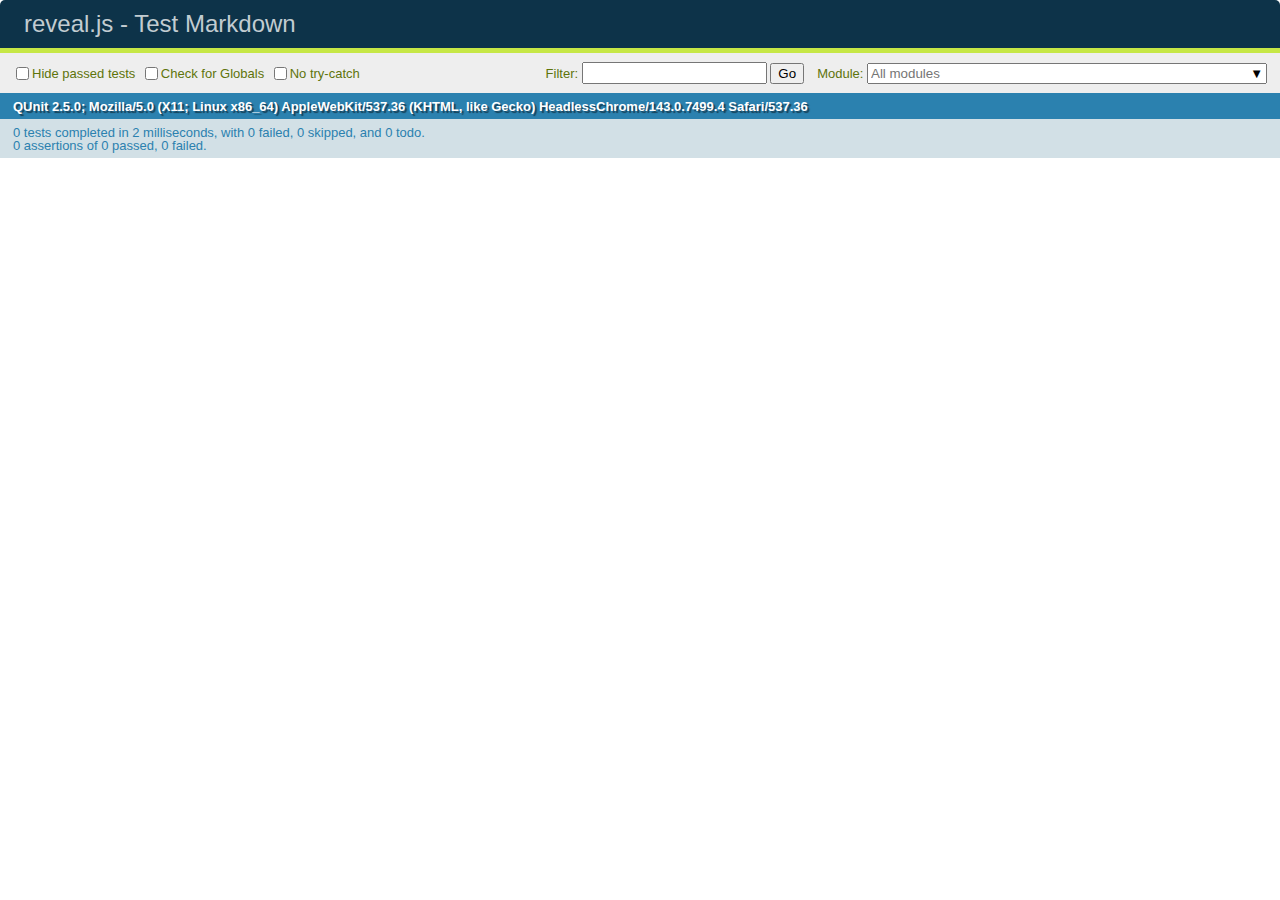
<file: files/talks/sv/Slides/reveal.js/test/test-markdown-external.html>
<!doctype html>
<html lang="en">

	<head>
		<meta charset="utf-8">

		<title>reveal.js - Test Markdown</title>

		<link rel="stylesheet" href="../css/reveal.css">
		<link rel="stylesheet" href="qunit-2.5.0.css">
	</head>

	<body style="overflow: auto;">

		<div id="qunit"></div>
		<div id="qunit-fixture"></div>

		<div class="reveal" style="display: none;">

			<div class="slides">
				<!-- <section data-markdown="simple.md" data-separator="^\r?\n\r?\n\r?\n" data-separator-vertical="^\r?\n\r?\n"></section> -->
			</div>

		</div>

		<script src="../js/reveal.js"></script>
		<script src="../plugin/highlight/highlight.js"></script>
		<script src="../plugin/markdown/marked.js"></script>
		<script src="../plugin/markdown/markdown.js"></script>
		<script src="qunit-2.5.0.js"></script>

		<!-- <script src="test-markdown-external.js"></script> -->

		<!-- Test disabled 28/2/2019 by Hakim – Markdown plugin needs to be updated to load extenal files asycnhronously -->

	</body>
</html>
</file>
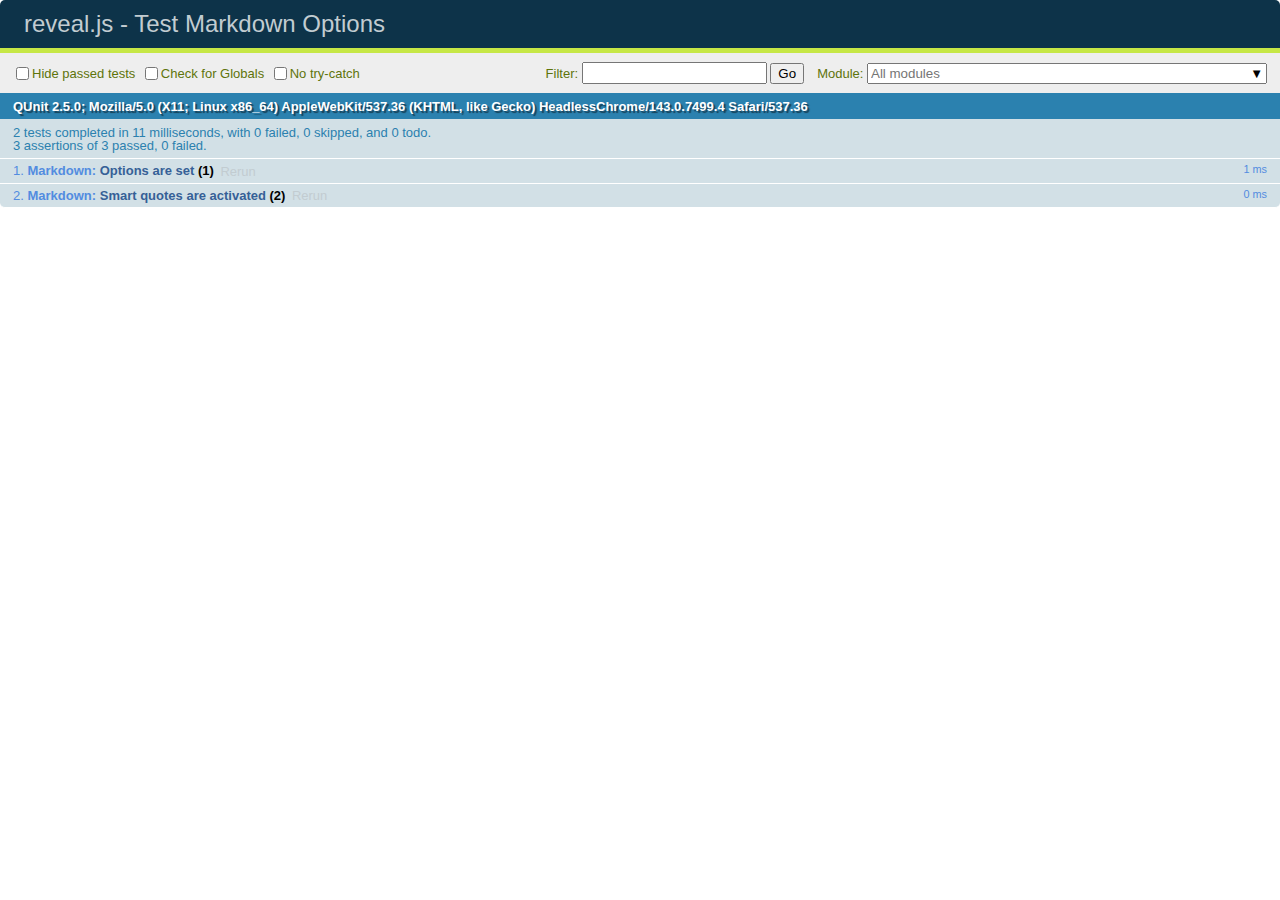
<file: files/talks/sv/Slides/reveal.js/test/test-markdown-options.html>
<!doctype html>
<html lang="en">

	<head>
		<meta charset="utf-8">

		<title>reveal.js - Test Markdown Options</title>

		<link rel="stylesheet" href="../css/reveal.css">
		<link rel="stylesheet" href="qunit-2.5.0.css">
	</head>

	<body style="overflow: auto;">

		<div id="qunit"></div>
		<div id="qunit-fixture"></div>

		<div class="reveal" style="display: none;">

			<div class="slides">

				<section data-markdown>
					<script type="text/template">
						## Testing Markdown Options

						This "slide" should contain 'smart' quotes.
					</script>
				</section>

			</div>

		</div>

		<script src="../js/reveal.js"></script>
		<script src="qunit-2.5.0.js"></script>

		<script src="test-markdown-options.js"></script>

	</body>
</html>
</file>
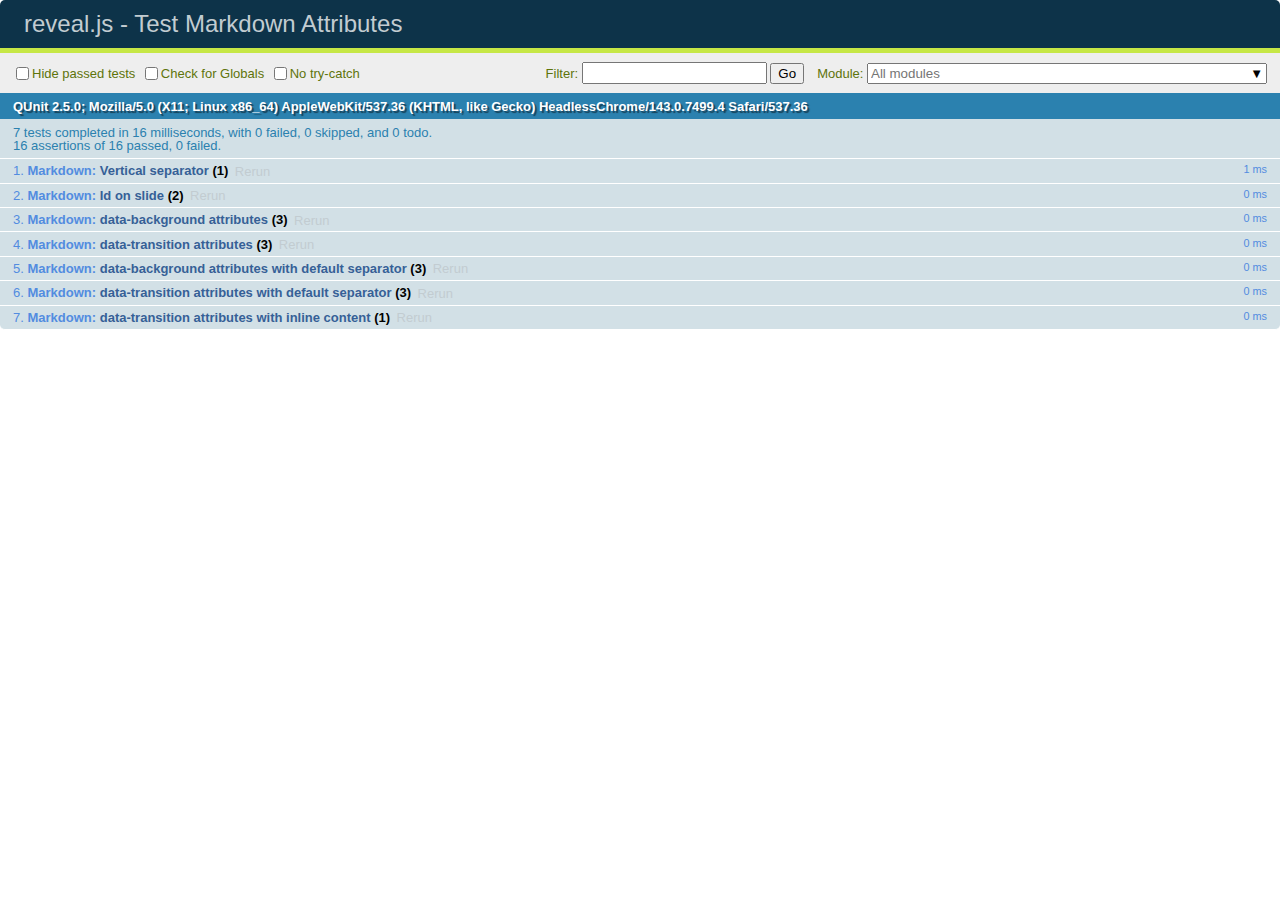
<file: files/talks/sv/Slides/reveal.js/test/test-markdown-slide-attributes.html>
<!doctype html>
<html lang="en">

	<head>
		<meta charset="utf-8">

		<title>reveal.js - Test Markdown Attributes</title>

		<link rel="stylesheet" href="../css/reveal.css">
		<link rel="stylesheet" href="qunit-2.5.0.css">
	</head>

	<body style="overflow: auto;">

		<div id="qunit"></div>
		<div id="qunit-fixture"></div>

		<div class="reveal" style="display: none;">

			<div class="slides">

				<!-- <section data-markdown="example.md" data-separator="^\n\n\n" data-separator-vertical="^\n\n"></section> -->

				<!-- Slides are separated by three lines, vertical slides by two lines, attributes are one any line starting with (spaces and) two dashes -->
				<section 	data-markdown data-separator="^\n\n\n"
									data-separator-vertical="^\n\n"
									data-separator-notes="^Note:"
									data-attributes="--\s(.*?)$"
									data-charset="utf-8">
					<script type="text/template">
						# Test attributes in Markdown
						## Slide 1



						## Slide 2
						<!-- -- id="slide2" data-transition="zoom" data-background="#A0C66B" -->


						## Slide 2.1
						<!-- -- data-background="#ff0000" data-transition="fade" -->


						## Slide 2.2
						[Link to Slide2](#/slide2)



						## Slide 3
						<!-- -- data-transition="zoom" data-background="#C6916B" -->



						## Slide 4
					</script>
				</section>

				<section 	data-markdown data-separator="^\n\n\n"
									data-separator-vertical="^\n\n"
									data-separator-notes="^Note:"
									data-charset="utf-8">
					<script type="text/template">
						# Test attributes in Markdown with default separator
						## Slide 1 Def



						## Slide 2 Def
						<!-- .slide: id="slide2def" data-transition="concave" data-background="#A7C66B" -->


						## Slide 2.1 Def
						<!-- .slide: data-background="#f70000" data-transition="page" -->


						## Slide 2.2 Def
						[Link to Slide2](#/slide2def)



						## Slide 3 Def
						<!-- .slide: data-transition="concave" data-background="#C7916B" -->



						## Slide 4
					</script>
				</section>

				<section data-markdown>
					<script type="text/template">
						<!-- .slide: data-background="#ff0000" -->
						## Hello world
					</script>
				</section>

				<section data-markdown>
					<script type="text/template">
						## Hello world
						<!-- .slide: data-background="#ff0000" -->
					</script>
				</section>

				<section data-markdown>
					<script type="text/template">
						## Hello world

						Test
						<!-- .slide: data-background="#ff0000" -->

						More Test
					</script>
				</section>

			</div>

		</div>

		<script src="../js/reveal.js"></script>
		<script src="../plugin/markdown/marked.js"></script>
		<script src="../plugin/markdown/markdown.js"></script>
		<script src="qunit-2.5.0.js"></script>

		<script src="test-markdown-slide-attributes.js"></script>

	</body>
</html>
</file>
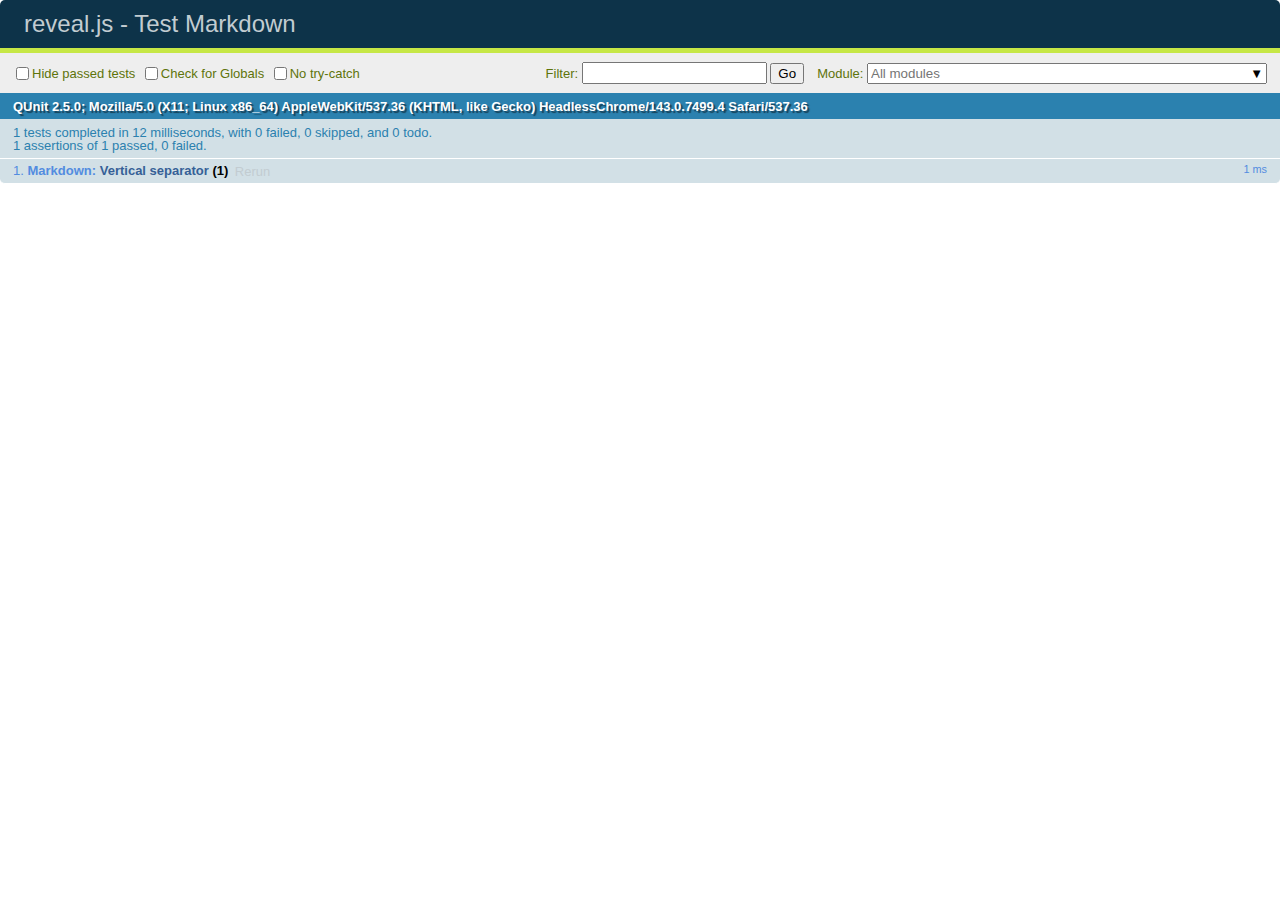
<file: files/talks/sv/Slides/reveal.js/test/test-markdown.html>
<!doctype html>
<html lang="en">

	<head>
		<meta charset="utf-8">

		<title>reveal.js - Test Markdown</title>

		<link rel="stylesheet" href="../css/reveal.css">
		<link rel="stylesheet" href="qunit-2.5.0.css">
	</head>

	<body style="overflow: auto;">

		<div id="qunit"></div>
		<div id="qunit-fixture"></div>

		<div class="reveal" style="display: none;">

			<div class="slides">

				<!-- <section data-markdown="example.md" data-separator="^\n\n\n" data-separator-vertical="^\n\n"></section> -->

				<!-- Slides are separated by newline + three dashes + newline, vertical slides identical but two dashes -->
				<section data-markdown data-separator="^\n---\n$" data-separator-vertical="^\n--\n$">
					<script type="text/template">
						## Slide 1.1

						--

						## Slide 1.2

						---

						## Slide 2
					</script>
				</section>

			</div>

		</div>

		<script src="../js/reveal.js"></script>
		<script src="../plugin/markdown/marked.js"></script>
		<script src="../plugin/markdown/markdown.js"></script>
		<script src="qunit-2.5.0.js"></script>

		<script src="test-markdown.js"></script>

	</body>
</html>
</file>
<file: css/style.css>
body {
    font-family: 'Open Sans', sans-serif;
}

.monospace {
    font-family: 'Fira Code', Courier, monospace;
}

.section-header {
    font-family: 'Fira Code', Courier, monospace;
    margin-left: -0em;
}

.section-header::before {
    content: "";
}

.sticky-header {
    position  : fixed;
    top       : 0rem;
    left      : 0rem;
    padding   : 1rem;
    font-size : 1.5rem;
    text-align: center;
    word-wrap : break-word;
}

.avatar {
    position: relative;
    width   : 85%;
    /* The size you want */
}

.avatar:after {
    content       : "";
    display       : block;
    padding-bottom: 100%;
    /* The padding depends on the width, not on the height, so with a padding-bottom of 100% you will get a square */
}

.avatar img {
    position                            : absolute;
    /* Take your picture out of the flow */
    top                                 : 0;
    bottom                              : 0;
    left                                : 0;
    right                               : 0;
    /* Make the picture taking the size of it's parent */
    width                               : 100%;
    /* This if for the object-fit */
    height                              : 100%;
    /* This if for the object-fit */
    object-fit                          : cover;
    /* Equivalent of the background-size: cover; of a background-image */
    object-position                     : center;
    border-radius                       : 50%;
}

:root {
    --mainColor: #5daae0;
}

.link {
    background:
        linear-gradient(to bottom, var(--mainColor) 0%,
            var(--mainColor) 100%);
    background-position: 0 100%;
    background-repeat  : repeat-x;
    background-size    : 4px 0px;
    text-decoration    : none;
    transition         : background-size .08s;
}

.link:hover {
    background-size: 4px 3px;
}

.ultrabold {
    font-weight    : bolder;
    text-decoration: underline;
}

.gh-repo {
    font-size  : 1em;
    line-height: 200%;
}

.project-title {
    margin-left: -0.3em;
}

.project-desc {
    margin-top: -1em;
}

#clustermaps {
    display: none;
}
</file>
<file: files/talks/sv/Slides/reveal.js/css/theme/black.css>
/**
 * Black theme for reveal.js. This is the opposite of the 'white' theme.
 *
 * By Hakim El Hattab, http://hakim.se
 */
@import url(../../lib/font/source-sans-pro/source-sans-pro.css);
section.has-light-background, section.has-light-background h1, section.has-light-background h2, section.has-light-background h3, section.has-light-background h4, section.has-light-background h5, section.has-light-background h6 {
  color: #222; }

/*********************************************
 * GLOBAL STYLES
 *********************************************/
body {
  background: #191919;
  background-color: #191919; }

.reveal {
  font-family: "Source Sans Pro", Helvetica, sans-serif;
  font-size: 42px;
  font-weight: normal;
  color: #fff; }

::selection {
  color: #fff;
  background: #bee4fd;
  text-shadow: none; }

::-moz-selection {
  color: #fff;
  background: #bee4fd;
  text-shadow: none; }

.reveal .slides section,
.reveal .slides section > section {
  line-height: 1.3;
  font-weight: inherit; }

/*********************************************
 * HEADERS
 *********************************************/
.reveal h1,
.reveal h2,
.reveal h3,
.reveal h4,
.reveal h5,
.reveal h6 {
  margin: 0 0 20px 0;
  color: #fff;
  font-family: "Source Sans Pro", Helvetica, sans-serif;
  font-weight: 600;
  line-height: 1.2;
  letter-spacing: normal;
  text-transform: uppercase;
  text-shadow: none;
  word-wrap: break-word; }

.reveal h1 {
  font-size: 2.5em; }

.reveal h2 {
  font-size: 1.6em; }

.reveal h3 {
  font-size: 1.3em; }

.reveal h4 {
  font-size: 1em; }

.reveal h1 {
  text-shadow: none; }

/*********************************************
 * OTHER
 *********************************************/
.reveal p {
  margin: 20px 0;
  line-height: 1.3; }

/* Ensure certain elements are never larger than the slide itself */
.reveal img,
.reveal video,
.reveal iframe {
  max-width: 95%;
  max-height: 95%; }

.reveal strong,
.reveal b {
  font-weight: bold; }

.reveal em {
  font-style: italic; }

.reveal ol,
.reveal dl,
.reveal ul {
  display: inline-block;
  text-align: left;
  margin: 0 0 0 1em; }

.reveal ol {
  list-style-type: decimal; }

.reveal ul {
  list-style-type: disc; }

.reveal ul ul {
  list-style-type: square; }

.reveal ul ul ul {
  list-style-type: circle; }

.reveal ul ul,
.reveal ul ol,
.reveal ol ol,
.reveal ol ul {
  display: block;
  margin-left: 40px; }

.reveal dt {
  font-weight: bold; }

.reveal dd {
  margin-left: 40px; }

.reveal blockquote {
  display: block;
  position: relative;
  width: 70%;
  margin: 20px auto;
  padding: 5px;
  font-style: italic;
  background: rgba(255, 255, 255, 0.05);
  box-shadow: 0px 0px 2px rgba(0, 0, 0, 0.2); }

.reveal blockquote p:first-child,
.reveal blockquote p:last-child {
  display: inline-block; }

.reveal q {
  font-style: italic; }

.reveal pre {
  display: block;
  position: relative;
  width: 90%;
  margin: 20px auto;
  text-align: left;
  font-size: 0.55em;
  font-family: monospace;
  line-height: 1.2em;
  word-wrap: break-word;
  box-shadow: 0px 5px 15px rgba(0, 0, 0, 0.15); }

.reveal code {
  font-family: monospace;
  text-transform: none; }

.reveal pre code {
  display: block;
  padding: 5px;
  overflow: auto;
  max-height: 400px;
  word-wrap: normal; }

.reveal table {
  margin: auto;
  border-collapse: collapse;
  border-spacing: 0; }

.reveal table th {
  font-weight: bold; }

.reveal table th,
.reveal table td {
  text-align: left;
  padding: 0.2em 0.5em 0.2em 0.5em;
  border-bottom: 1px solid; }

.reveal table th[align="center"],
.reveal table td[align="center"] {
  text-align: center; }

.reveal table th[align="right"],
.reveal table td[align="right"] {
  text-align: right; }

.reveal table tbody tr:last-child th,
.reveal table tbody tr:last-child td {
  border-bottom: none; }

.reveal sup {
  vertical-align: super;
  font-size: smaller; }

.reveal sub {
  vertical-align: sub;
  font-size: smaller; }

.reveal small {
  display: inline-block;
  font-size: 0.6em;
  line-height: 1.2em;
  vertical-align: top; }

.reveal small * {
  vertical-align: top; }

/*********************************************
 * LINKS
 *********************************************/
.reveal a {
  color: #42affa;
  text-decoration: none;
  -webkit-transition: color .15s ease;
  -moz-transition: color .15s ease;
  transition: color .15s ease; }

.reveal a:hover {
  color: #8dcffc;
  text-shadow: none;
  border: none; }

.reveal .roll span:after {
  color: #fff;
  background: #068de9; }

/*********************************************
 * IMAGES
 *********************************************/
.reveal section img {
  margin: 15px 0px;
  background: rgba(255, 255, 255, 0.12);
  border: 4px solid #fff;
  box-shadow: 0 0 10px rgba(0, 0, 0, 0.15); }

.reveal section img.plain {
  border: 0;
  box-shadow: none; }

.reveal a img {
  -webkit-transition: all .15s linear;
  -moz-transition: all .15s linear;
  transition: all .15s linear; }

.reveal a:hover img {
  background: rgba(255, 255, 255, 0.2);
  border-color: #42affa;
  box-shadow: 0 0 20px rgba(0, 0, 0, 0.55); }

/*********************************************
 * NAVIGATION CONTROLS
 *********************************************/
.reveal .controls {
  color: #42affa; }

/*********************************************
 * PROGRESS BAR
 *********************************************/
.reveal .progress {
  background: rgba(0, 0, 0, 0.2);
  color: #42affa; }

.reveal .progress span {
  -webkit-transition: width 800ms cubic-bezier(0.26, 0.86, 0.44, 0.985);
  -moz-transition: width 800ms cubic-bezier(0.26, 0.86, 0.44, 0.985);
  transition: width 800ms cubic-bezier(0.26, 0.86, 0.44, 0.985); }

/*********************************************
 * PRINT BACKGROUND
 *********************************************/
@media print {
  .backgrounds {
    background-color: #191919; } }
</file>
<file: files/talks/sv/Slides/reveal.js/lib/css/monokai.css>
/*
Monokai style - ported by Luigi Maselli - http://grigio.org
*/

.hljs {
  display: block;
  overflow-x: auto;
  padding: 0.5em;
  background: #272822;
  color: #ddd;
}

.hljs-tag,
.hljs-keyword,
.hljs-selector-tag,
.hljs-literal,
.hljs-strong,
.hljs-name {
  color: #f92672;
}

.hljs-code {
  color: #66d9ef;
}

.hljs-class .hljs-title {
  color: white;
}

.hljs-attribute,
.hljs-symbol,
.hljs-regexp,
.hljs-link {
  color: #bf79db;
}

.hljs-string,
.hljs-bullet,
.hljs-subst,
.hljs-title,
.hljs-section,
.hljs-emphasis,
.hljs-type,
.hljs-built_in,
.hljs-builtin-name,
.hljs-selector-attr,
.hljs-selector-pseudo,
.hljs-addition,
.hljs-variable,
.hljs-template-tag,
.hljs-template-variable {
  color: #a6e22e;
}

.hljs-comment,
.hljs-quote,
.hljs-deletion,
.hljs-meta {
  color: #75715e;
}

.hljs-keyword,
.hljs-selector-tag,
.hljs-literal,
.hljs-doctag,
.hljs-title,
.hljs-section,
.hljs-type,
.hljs-selector-id {
  font-weight: bold;
}
</file>
<file: files/talks/sv/Slides/reveal.js/test/qunit-2.5.0.css>
/*!
 * QUnit 2.5.0
 * https://qunitjs.com/
 *
 * Copyright jQuery Foundation and other contributors
 * Released under the MIT license
 * https://jquery.org/license
 *
 * Date: 2018-01-10T02:56Z
 */

/** Font Family and Sizes */

#qunit-tests, #qunit-header, #qunit-banner, #qunit-testrunner-toolbar, #qunit-filteredTest, #qunit-userAgent, #qunit-testresult {
	font-family: "Helvetica Neue Light", "HelveticaNeue-Light", "Helvetica Neue", Calibri, Helvetica, Arial, sans-serif;
}

#qunit-testrunner-toolbar, #qunit-filteredTest, #qunit-userAgent, #qunit-testresult, #qunit-tests li { font-size: small; }
#qunit-tests { font-size: smaller; }


/** Resets */

#qunit-tests, #qunit-header, #qunit-banner, #qunit-filteredTest, #qunit-userAgent, #qunit-testresult, #qunit-modulefilter {
	margin: 0;
	padding: 0;
}


/** Header (excluding toolbar) */

#qunit-header {
	padding: 0.5em 0 0.5em 1em;

	color: #8699A4;
	background-color: #0D3349;

	font-size: 1.5em;
	line-height: 1em;
	font-weight: 400;

	border-radius: 5px 5px 0 0;
}

#qunit-header a {
	text-decoration: none;
	color: #C2CCD1;
}

#qunit-header a:hover,
#qunit-header a:focus {
	color: #FFF;
}

#qunit-banner {
	height: 5px;
}

#qunit-filteredTest {
	padding: 0.5em 1em 0.5em 1em;
	color: #366097;
	background-color: #F4FF77;
}

#qunit-userAgent {
	padding: 0.5em 1em 0.5em 1em;
	color: #FFF;
	background-color: #2B81AF;
	text-shadow: rgba(0, 0, 0, 0.5) 2px 2px 1px;
}


/** Toolbar */

#qunit-testrunner-toolbar {
	padding: 0.5em 1em 0.5em 1em;
	color: #5E740B;
	background-color: #EEE;
}

#qunit-testrunner-toolbar .clearfix {
	height: 0;
	clear: both;
}

#qunit-testrunner-toolbar label {
	display: inline-block;
}

#qunit-testrunner-toolbar input[type=checkbox],
#qunit-testrunner-toolbar input[type=radio] {
	margin: 3px;
	vertical-align: -2px;
}

#qunit-testrunner-toolbar input[type=text] {
	box-sizing: border-box;
	height: 1.6em;
}

.qunit-url-config,
.qunit-filter,
#qunit-modulefilter {
	display: inline-block;
	line-height: 2.1em;
}

.qunit-filter,
#qunit-modulefilter {
	float: right;
	position: relative;
	margin-left: 1em;
}

.qunit-url-config label {
	margin-right: 0.5em;
}

#qunit-modulefilter-search {
	box-sizing: border-box;
	width: 400px;
}

#qunit-modulefilter-search-container:after {
	position: absolute;
	right: 0.3em;
	content: "\25bc";
	color: black;
}

#qunit-modulefilter-dropdown {
	/* align with #qunit-modulefilter-search */
	box-sizing: border-box;
	width: 400px;
	position: absolute;
	right: 0;
	top: 50%;
	margin-top: 0.8em;

	border: 1px solid #D3D3D3;
	border-top: none;
	border-radius: 0 0 .25em .25em;
	color: #000;
	background-color: #F5F5F5;
	z-index: 99;
}

#qunit-modulefilter-dropdown a {
	color: inherit;
	text-decoration: none;
}

#qunit-modulefilter-dropdown .clickable.checked {
	font-weight: bold;
	color: #000;
	background-color: #D2E0E6;
}

#qunit-modulefilter-dropdown .clickable:hover {
	color: #FFF;
	background-color: #0D3349;
}

#qunit-modulefilter-actions {
	display: block;
	overflow: auto;

	/* align with #qunit-modulefilter-dropdown-list */
	font: smaller/1.5em sans-serif;
}

#qunit-modulefilter-dropdown #qunit-modulefilter-actions > * {
	box-sizing: border-box;
	max-height: 2.8em;
	display: block;
	padding: 0.4em;
}

#qunit-modulefilter-dropdown #qunit-modulefilter-actions > button {
	float: right;
	font: inherit;
}

#qunit-modulefilter-dropdown #qunit-modulefilter-actions > :last-child {
	/* insert padding to align with checkbox margins */
	padding-left: 3px;
}

#qunit-modulefilter-dropdown-list {
	max-height: 200px;
	overflow-y: auto;
	margin: 0;
	border-top: 2px groove threedhighlight;
	padding: 0.4em 0 0;
	font: smaller/1.5em sans-serif;
}

#qunit-modulefilter-dropdown-list li {
	white-space: nowrap;
	overflow: hidden;
	text-overflow: ellipsis;
}

#qunit-modulefilter-dropdown-list .clickable {
	display: block;
	padding-left: 0.15em;
}


/** Tests: Pass/Fail */

#qunit-tests {
	list-style-position: inside;
}

#qunit-tests li {
	padding: 0.4em 1em 0.4em 1em;
	border-bottom: 1px solid #FFF;
	list-style-position: inside;
}

#qunit-tests > li {
	display: none;
}

#qunit-tests li.running,
#qunit-tests li.pass,
#qunit-tests li.fail,
#qunit-tests li.skipped,
#qunit-tests li.aborted {
	display: list-item;
}

#qunit-tests.hidepass {
	position: relative;
}

#qunit-tests.hidepass li.running,
#qunit-tests.hidepass li.pass:not(.todo) {
	visibility: hidden;
	position: absolute;
	width:   0;
	height:  0;
	padding: 0;
	border:  0;
	margin:  0;
}

#qunit-tests li strong {
	cursor: pointer;
}

#qunit-tests li.skipped strong {
	cursor: default;
}

#qunit-tests li a {
	padding: 0.5em;
	color: #C2CCD1;
	text-decoration: none;
}

#qunit-tests li p a {
	padding: 0.25em;
	color: #6B6464;
}
#qunit-tests li a:hover,
#qunit-tests li a:focus {
	color: #000;
}

#qunit-tests li .runtime {
	float: right;
	font-size: smaller;
}

.qunit-assert-list {
	margin-top: 0.5em;
	padding: 0.5em;

	background-color: #FFF;

	border-radius: 5px;
}

.qunit-source {
	margin: 0.6em 0 0.3em;
}

.qunit-collapsed {
	display: none;
}

#qunit-tests table {
	border-collapse: collapse;
	margin-top: 0.2em;
}

#qunit-tests th {
	text-align: right;
	vertical-align: top;
	padding: 0 0.5em 0 0;
}

#qunit-tests td {
	vertical-align: top;
}

#qunit-tests pre {
	margin: 0;
	white-space: pre-wrap;
	word-wrap: break-word;
}

#qunit-tests del {
	color: #374E0C;
	background-color: #E0F2BE;
	text-decoration: none;
}

#qunit-tests ins {
	color: #500;
	background-color: #FFCACA;
	text-decoration: none;
}

/*** Test Counts */

#qunit-tests b.counts                       { color: #000; }
#qunit-tests b.passed                       { color: #5E740B; }
#qunit-tests b.failed                       { color: #710909; }

#qunit-tests li li {
	padding: 5px;
	background-color: #FFF;
	border-bottom: none;
	list-style-position: inside;
}

/*** Passing Styles */

#qunit-tests li li.pass {
	color: #3C510C;
	background-color: #FFF;
	border-left: 10px solid #C6E746;
}

#qunit-tests .pass                          { color: #528CE0; background-color: #D2E0E6; }
#qunit-tests .pass .test-name               { color: #366097; }

#qunit-tests .pass .test-actual,
#qunit-tests .pass .test-expected           { color: #999; }

#qunit-banner.qunit-pass                    { background-color: #C6E746; }

/*** Failing Styles */

#qunit-tests li li.fail {
	color: #710909;
	background-color: #FFF;
	border-left: 10px solid #EE5757;
	white-space: pre;
}

#qunit-tests > li:last-child {
	border-radius: 0 0 5px 5px;
}

#qunit-tests .fail                          { color: #000; background-color: #EE5757; }
#qunit-tests .fail .test-name,
#qunit-tests .fail .module-name             { color: #000; }

#qunit-tests .fail .test-actual             { color: #EE5757; }
#qunit-tests .fail .test-expected           { color: #008000; }

#qunit-banner.qunit-fail                    { background-color: #EE5757; }


/*** Aborted tests */
#qunit-tests .aborted { color: #000; background-color: orange; }
/*** Skipped tests */

#qunit-tests .skipped {
	background-color: #EBECE9;
}

#qunit-tests .qunit-todo-label,
#qunit-tests .qunit-skipped-label {
	background-color: #F4FF77;
	display: inline-block;
	font-style: normal;
	color: #366097;
	line-height: 1.8em;
	padding: 0 0.5em;
	margin: -0.4em 0.4em -0.4em 0;
}

#qunit-tests .qunit-todo-label {
	background-color: #EEE;
}

/** Result */

#qunit-testresult {
	color: #2B81AF;
	background-color: #D2E0E6;

	border-bottom: 1px solid #FFF;
}
#qunit-testresult .clearfix {
	height: 0;
	clear: both;
}
#qunit-testresult .module-name {
	font-weight: 700;
}
#qunit-testresult-display {
	padding: 0.5em 1em 0.5em 1em;
	width: 85%;
	float:left;
}
#qunit-testresult-controls {
	padding: 0.5em 1em 0.5em 1em;
  width: 10%;
	float:left;
}

/** Fixture */

#qunit-fixture {
	position: absolute;
	top: -10000px;
	left: -10000px;
	width: 1000px;
	height: 1000px;
}
</file>
